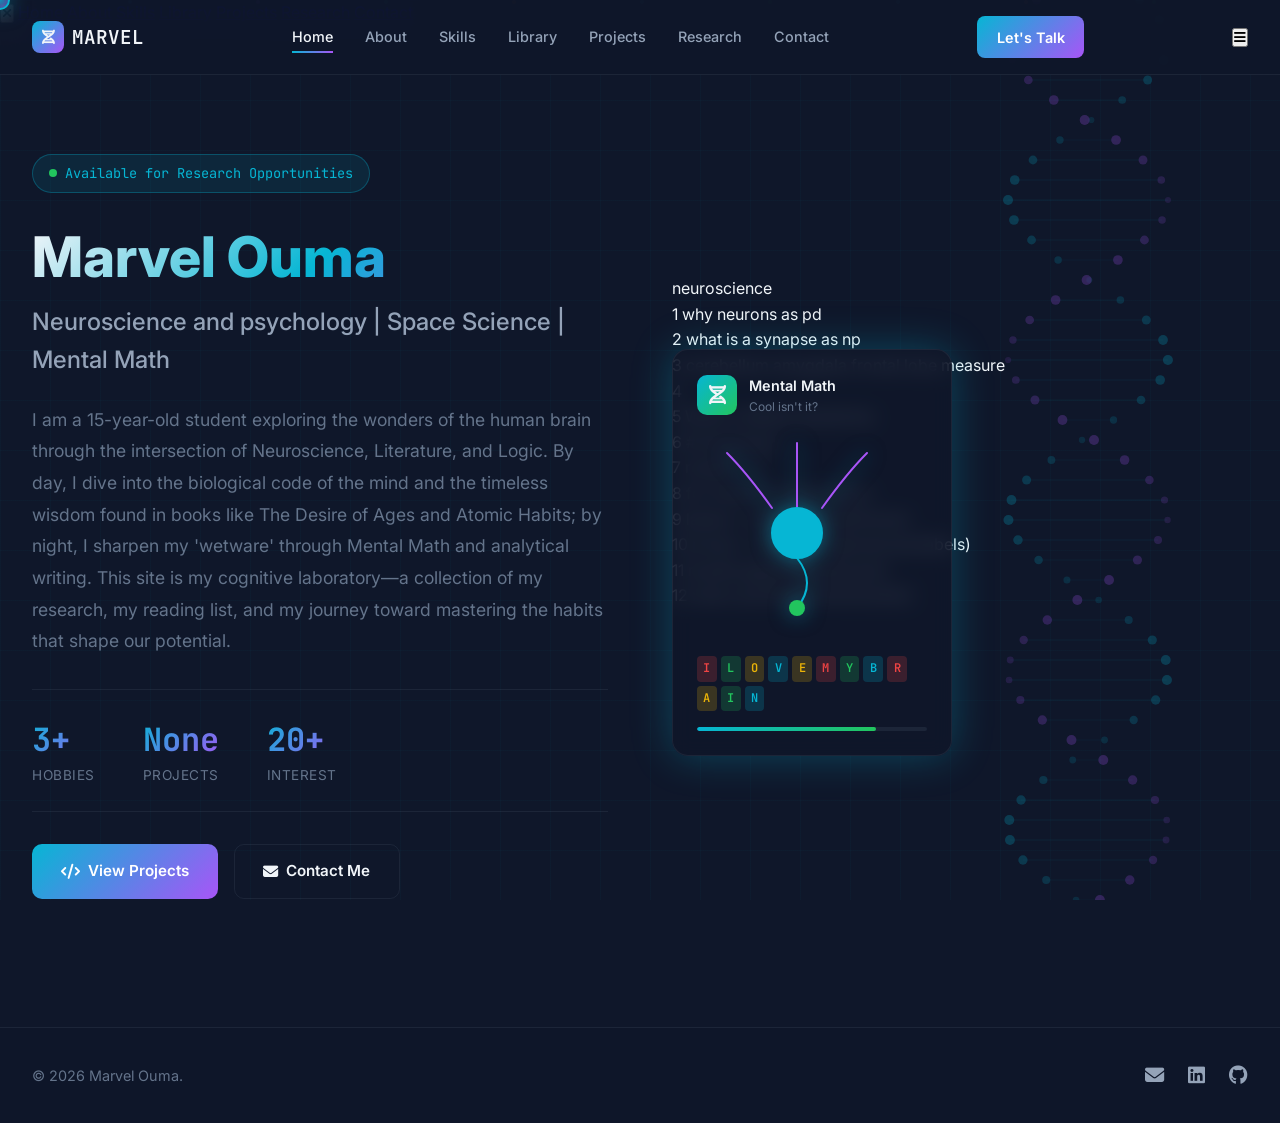
<file: index.html>
<!DOCTYPE html>
<html lang="en">
<head>
    <meta charset="UTF-8">
    <meta name="viewport" content="width=device-width, initial-scale=1.0">
    <title>Marvel Ouma | Avid Reader Neuroscience and Space science</title>
    <link href="https://cdnjs.cloudflare.com/ajax/libs/font-awesome/6.4.0/css/all.min.css" rel="stylesheet">
    <link href="https://fonts.googleapis.com/css2?family=JetBrains+Mono:wght@400;500;600;700&family=Inter:wght@300;400;500;600;700;800&display=swap" rel="stylesheet">
    <link href="styles.css" rel="stylesheet">
</head>
<body>
    <!-- Background Elements -->
    <div class="bg-grid"></div>
    <canvas id="dna-canvas"></canvas>
    <div class="particles">
        <div class="particle" style="left: 10%; animation-delay: 0s;"></div>
        <div class="particle" style="left: 20%; animation-delay: -3s;"></div>
        <div class="particle" style="left: 30%; animation-delay: -6s;"></div>
        <div class="particle" style="left: 40%; animation-delay: -9s;"></div>
        <div class="particle" style="left: 50%; animation-delay: -12s;"></div>
        <div class="particle" style="left: 60%; animation-delay: -15s;"></div>
        <div class="particle" style="left: 70%; animation-delay: -2s;"></div>
        <div class="particle" style="left: 80%; animation-delay: -7s;"></div>
        <div class="particle" style="left: 90%; animation-delay: -11s;"></div>
    </div>

    <!-- Navigation -->
    <nav id="navbar">
        <div class="nav-container">
            <a href="index.html" class="logo">
                <div class="logo-icon"><i class="fas fa-dna"></i></div>
                <span>MARVEL </span>
            </a>
            <ul class="nav-links">
                <li><a href="index.html" class="active">Home</a></li>
                <li><a href="about.html">About</a></li>
                <li><a href="skills.html">Skills</a></li>
                <li><a href="experience.html">Library</a></li>
                <li><a href="projects.html">Projects</a></li>
                <li><a href="research.html">Research</a></li>
                <li><a href="contact.html">Contact</a></li>
            </ul>
            <a href="contact.html" class="nav-cta">Let's Talk</a>
            <button class="mobile-menu-btn" id="mobile-menu-btn">
                <i class="fas fa-bars"></i>
            </button>
        </div>
    </nav>

    <!-- Mobile Menu -->
    <div class="mobile-menu" id="mobile-menu">
        <button class="mobile-menu-close" id="mobile-menu-close">
            <i class="fas fa-times"></i>
        </button>
        <a href="index.html">Home</a>
        <a href="about.html">About</a>
        <a href="skills.html">Skills</a>
        <a href="experience.html">Library</a>
        <a href="projects.html">Projects</a>
        <a href="research.html">Research</a>
        <a href="contact.html">Contact</a>
    </div>

    <!-- Hero Section -->
    <section id="home" class="hero">
        <div class="hero-container">
            <div class="hero-content">
                <div class="hero-badge">
                    <span class="pulse"></span>
                    Available for Research Opportunities
                </div>
                <h1>Marvel Ouma</h1>
                <p class="hero-subtitle">Neuroscience and psychology | Space Science | Mental Math</p>
                <p class="hero-description">
               I am a 15-year-old student exploring the wonders of the human brain through the intersection of Neuroscience,
                    Literature, and Logic. By day, I dive into the biological code of the mind and the timeless wisdom found
                    in books like The Desire of Ages and Atomic Habits; by night, I sharpen my 'wetware' through Mental Math and
                    analytical writing. This site is my cognitive laboratory—a collection of my research,
                    my reading list, and my journey toward mastering the habits that shape our potential.
                </p>
                <div class="hero-stats">
                    <div class="stat">
                        <div class="stat-value">3+</div>
                        <div class="stat-label">Hobbies</div>
                    </div>
                    <div class="stat">
                        <div class="stat-value">None</div>
                        <div class="stat-label">Projects</div>
                    </div>
                    <div class="stat">
                        <div class="stat-value">20+</div>
                        <div class="stat-label">Interest</div>
                    </div>
                </div>
                <div class="hero-buttons">
                    <a href="projects.html" class="btn btn-primary">
                        <i class="fas fa-code"></i> View Projects
                    </a>
                    <a href="contact.html" class="btn btn-secondary">
                        <i class="fas fa-envelope"></i> Contact Me
                    </a>
                </div>
            </div>
            <div class="hero-visual">
                <div class="code-window">
                    <div class="code-header">
                        <span class="code-dot red"></span>
                        <span class="code-dot yellow"></span>
                        <span class="code-dot green"></span>
                        <span class="code-title">neuroscience</span>
                    </div>
                    <div class="code-content">
                        <div class="code-line">
                            <span class="line-number">1</span>
                            <span><span class="code-keyword">why</span> <span class="code-function">neurons</span> <span class="code-keyword">as</span> pd</span>
                        </div>
                        <div class="code-line">
                            <span class="line-number">2</span>
                            <span><span class="code-keyword">what is a</span> <span class="code-function">synapse </span> <span class="code-keyword">as</span> np</span>
                        </div>
                        <div class="code-line">
                            <span class="line-number">3</span>
                            <span><span class="code-keyword">cerebellum </span> amygdala <span class="code-keyword">frontal lobe</span> measure</span>
                        </div>
                        <div class="code-line">
                            <span class="line-number">4</span>
                            <span></span>
                        </div>
                        <div class="code-line">
                            <span class="line-number">5</span>
                            <span><span class="code-keyword">What is </span> <span class="code-function">IQ</span>Neuroplasticity:</span>
                        </div>
                        <div class="code-line">
                            <span class="line-number">6</span>
                            <span>    <span class="code-comment"># Dopamine</span></span>
                        </div>
                        <div class="code-line">
                            <span class="line-number">7</span>
                            <span>    results = []</span>
                        </div>
                        <div class="code-line">
                            <span class="line-number">8</span>
                            <span>    <span class="code-keyword">for</span> frame <span class="code-keyword">in</span> image_stack:</span>
                        </div>
                        <div class="code-line">
                            <span class="line-number">9</span>
                            <span>        labels = measure.label(frame)</span>
                        </div>
                        <div class="code-line">
                            <span class="line-number">10</span>
                            <span>        props = measure.regionprops(labels)</span>
                        </div>
                        <div class="code-line">
                            <span class="line-number">11</span>
                            <span>        results.append(<span class="code-function">len</span>(props))</span>
                        </div>
                        <div class="code-line">
                            <span class="line-number">12</span>
                            <span>    <span class="code-keyword">return</span> pd.DataFrame(results)<span class="typing-cursor">|</span></span>
                        </div>
                    </div>
                </div>
                <div class="dna-card">
                    <div class="dna-card-header">
                        <div class="dna-card-icon"><i class="fas fa-dna"></i></div>
                        <div>
                            <div class="dna-card-title">Mental Math</div>
                            <div class="dna-card-subtitle">Cool isn't it?</div>
                        </div>
                    </div>
                    <!-- Neuron Animation -->
<div class="neuron-animation-container">
    <svg class="neuron-svg" viewBox="0 0 200 200" width="200" height="200">
        <!-- Soma (cell body) -->
        <circle class="soma" cx="100" cy="100" r="25" />
        
        <!-- Axon -->
        <path class="axon" d="M 100 125 Q 120 150, 100 175" stroke-linecap="round" />
        
        <!-- Axon terminal -->
        <circle class="axon-terminal" cx="100" cy="175" r="8" />
        
        <!-- Dendrites -->
        <path class="dendrite dendrite-1" d="M 75 75 Q 50 40, 30 20" stroke-linecap="round" />
        <path class="dendrite dendrite-2" d="M 100 75 Q 100 40, 100 10" stroke-linecap="round" />
        <path class="dendrite dendrite-3" d="M 125 75 Q 150 40, 170 20" stroke-linecap="round" />
        
        <!-- Firing effects -->
        <circle class="firing-pulse" cx="100" cy="100" r="25" />
    </svg>
</div>
                    <div class="dna-sequence">
                        <span class="base base-a">I</span>
                        <span class="base base-t">L</span>
                        <span class="base base-g">O</span>
                        <span class="base base-c">V</span>
                        <span class="base base-g">E</span>
                        <span class="base base-a">M</span>
                        <span class="base base-t">Y</span>
                        <span class="base base-c">B</span>
                        <span class="base base-a">R</span>
                        <span class="base base-g">A</span>
                        <span class="base base-t">I</span>
                        <span class="base base-c">N</span>
                    </div>
                    <div class="dna-bar">
                        <div class="dna-bar-fill"></div>
                    </div>
                </div>
            </div>
        </div>
    </section>

    <!-- Footer -->
    <footer>
        <div class="footer-content">
            <p class="footer-text">&copy; 2026 Marvel Ouma.</p>
            <div class="footer-social">
                <a href="mailto:marvelprouma@icloud.com" title="Email">
                    <i class="fas fa-envelope"></i>
                </a>
                <a href="https://linkedin.com/in/marvel-ouma-825b25291" target="_blank" title="LinkedIn">
                    <i class="fab fa-linkedin"></i>
                </a>
                <a href="https://github.com/MarvelPrOuma-byte" target="_blank" title="GitHub">
                    <i class="fab fa-github"></i>
                </a>
            </div>
        </div>
    </footer>

    <script src="main.js"></script>
</body>
</html>
</file>
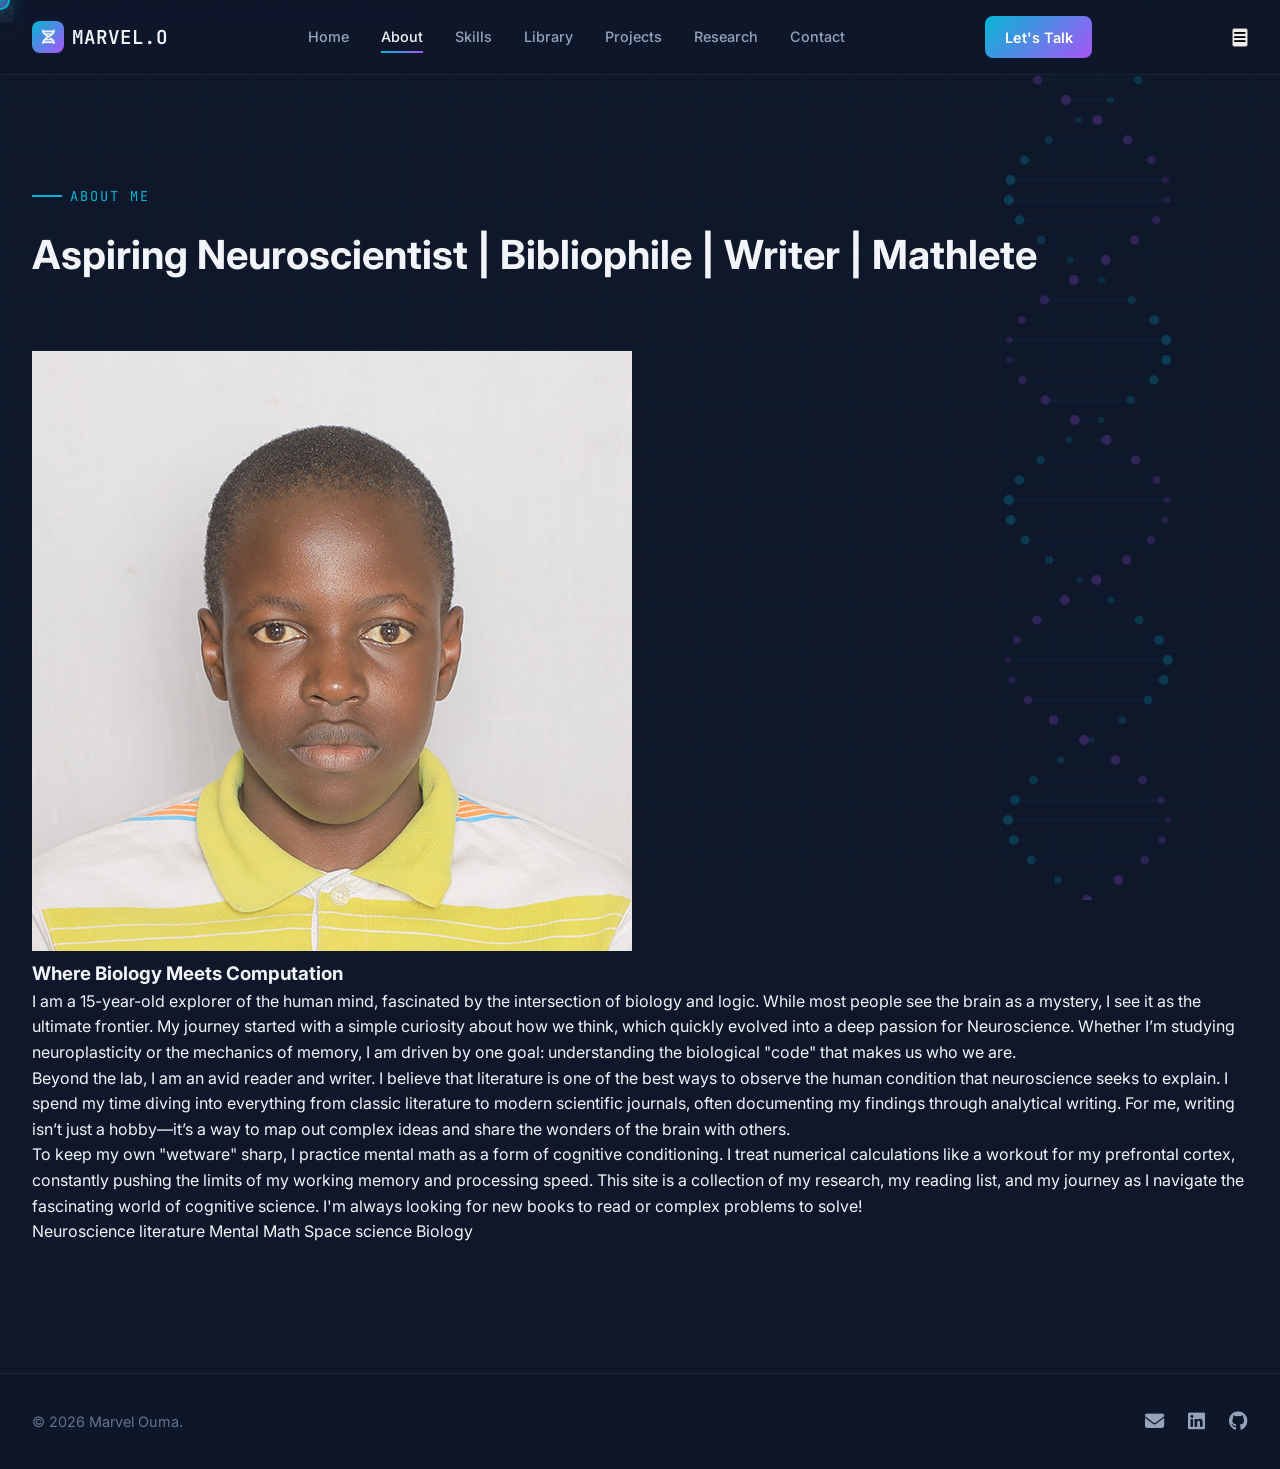
<file: about.html>
<!DOCTYPE html>
<html lang="en">
<head>
    <meta charset="UTF-8">
    <meta name="viewport" content="width=device-width, initial-scale=1.0">
    <title>About | Marvel Ouma</title>
    <link href="https://cdnjs.cloudflare.com/ajax/libs/font-awesome/6.4.0/css/all.min.css" rel="stylesheet">
    <link href="https://fonts.googleapis.com/css2?family=JetBrains+Mono:wght@400;500;600;700&family=Inter:wght@300;400;500;600;700;800&display=swap" rel="stylesheet">
    <link href="styles.css" rel="stylesheet">
</head>
<body>
    <!-- Background Elements -->
    <div class="bg-grid"></div>
    <canvas id="dna-canvas"></canvas>
    <div class="particles">
        <div class="particle" style="left: 10%; animation-delay: 0s;"></div>
        <div class="particle" style="left: 20%; animation-delay: -3s;"></div>
        <div class="particle" style="left: 30%; animation-delay: -6s;"></div>
        <div class="particle" style="left: 40%; animation-delay: -9s;"></div>
        <div class="particle" style="left: 50%; animation-delay: -12s;"></div>
        <div class="particle" style="left: 60%; animation-delay: -15s;"></div>
        <div class="particle" style="left: 70%; animation-delay: -2s;"></div>
        <div class="particle" style="left: 80%; animation-delay: -7s;"></div>
        <div class="particle" style="left: 90%; animation-delay: -11s;"></div>
    </div>

    <!-- Navigation -->
    <nav id="navbar">
        <div class="nav-container">
            <a href="index.html" class="logo">
                <div class="logo-icon"><i class="fas fa-dna"></i></div>
                <span>MARVEL.O</span>
            </a>
            <ul class="nav-links">
                <li><a href="index.html">Home</a></li>
                <li><a href="about.html" class="active">About</a></li>
                <li><a href="skills.html">Skills</a></li>
                <li><a href="experience.html">Library</a></li>
                <li><a href="projects.html">Projects</a></li>
                <li><a href="research.html">Research</a></li>
                <li><a href="contact.html">Contact</a></li>
            </ul>
            <a href="contact.html" class="nav-cta">Let's Talk</a>
            <button class="mobile-menu-btn" id="mobile-menu-btn">
                <i class="fas fa-bars"></i>
            </button>
        </div>
    </nav>

    <!-- Mobile Menu -->
    <div class="mobile-menu" id="mobile-menu">
        <button class="mobile-menu-close" id="mobile-menu-close">
            <i class="fas fa-times"></i>
        </button>
        <a href="index.html">Home</a>
        <a href="about.html">About</a>
        <a href="skills.html">Skills</a>
        <a href="experience.html">Library</a>
        <a href="projects.html">Projects</a>
        <a href="research.html">Research</a>
        <a href="contact.html">Contact</a>
    </div>

    <!-- About Section -->
    <section class="page-header section">
        <div class="section-container">
            <div class="section-header">
                <div class="section-label">About Me</div>
                <h2 class="section-title">Aspiring Neuroscientist | Bibliophile | Writer | Mathlete</h2>
            </div>
            <div class="about-grid">
                <div class="about-image-container fade-in">
                    <div class="about-image-decoration"></div>
                    <img src="profile.jpg" alt="Lesther Ouma" class="about-image">
                </div>
                <div class="about-content fade-in">
                    <h3>Where Biology Meets Computation</h3>
                    <p>
                        I am a 15-year-old explorer of the human mind, fascinated by the intersection of biology and logic.
                        While most people see the brain as a mystery, I see it as the ultimate frontier. 
                        My journey started with a simple curiosity about how we think, which quickly evolved into a
                        deep passion for Neuroscience. Whether I’m studying neuroplasticity or the mechanics of memory,
                        I am driven by one goal: understanding the biological "code" that makes us who we are.
                        
            
                    </p>
                    <p>
                       Beyond the lab, I am an avid reader and writer. I believe that literature is one of the best ways to
                        observe the human condition that neuroscience seeks to explain. I spend my time diving into everything
                        from classic literature to modern scientific journals, often documenting my findings through analytical
                        writing. For me, writing isn’t just a hobby—it’s a way to map out complex ideas and share the wonders
                        of the brain with others.
                    </p>
                    <p>
                       To keep my own "wetware" sharp, I practice mental math as a form of cognitive conditioning. 
                        I treat numerical calculations like a workout for my prefrontal cortex, constantly pushing 
                        the limits of my working memory and processing speed. This site is a collection of my research,
                        my reading list, and my journey as I navigate the fascinating world of cognitive science.
                        I'm always looking for new books to read or complex problems to solve!
                    </p>
                    <div class="about-tags">
                        <span class="about-tag">Neuroscience</span>
                        <span class="about-tag">literature</span>
                        <span class="about-tag">Mental Math</span>
                        <span class="about-tag">Space science</span>
                        <span class="about-tag">Biology</span>
                    </div>
                </div>
            </div>
        </div>
    </section>

    <!-- Footer -->
    <footer>
        <div class="footer-content">
            <p class="footer-text">&copy; 2026 Marvel Ouma.</p>
            <div class="footer-social">
                <a href="mailto:marvelprouma@icloud.com" title="Email">
                    <i class="fas fa-envelope"></i>
                </a>
                <a href="https://linkedin.com/in/marvel-ouma-825b25291" target="_blank" title="LinkedIn">
                    <i class="fab fa-linkedin"></i>
                </a>
                <a href="https://github.com/MarvelPrOuma-byte" target="_blank" title="GitHub">
                    <i class="fab fa-github"></i>
                </a>
            </div>
        </div>
    </footer>

    <script src="main.js"></script>
</body>
</html>
</file>
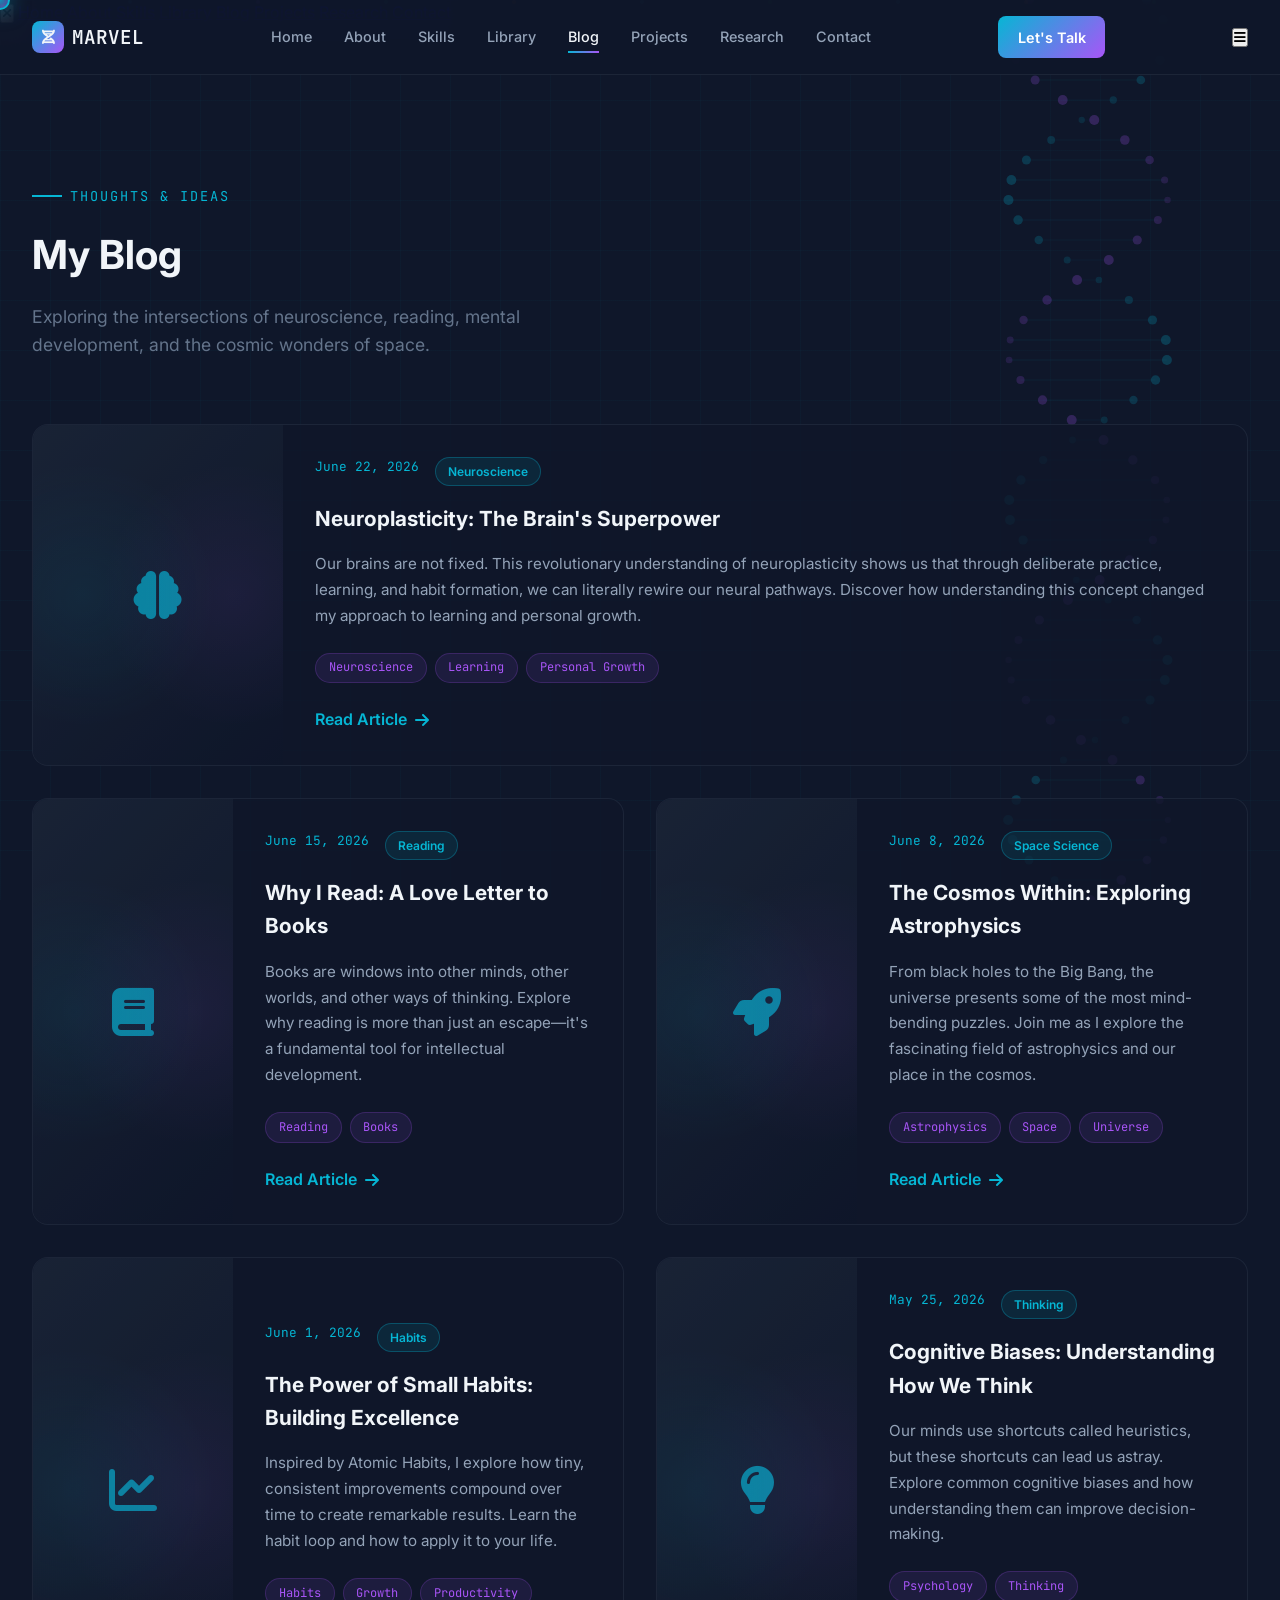
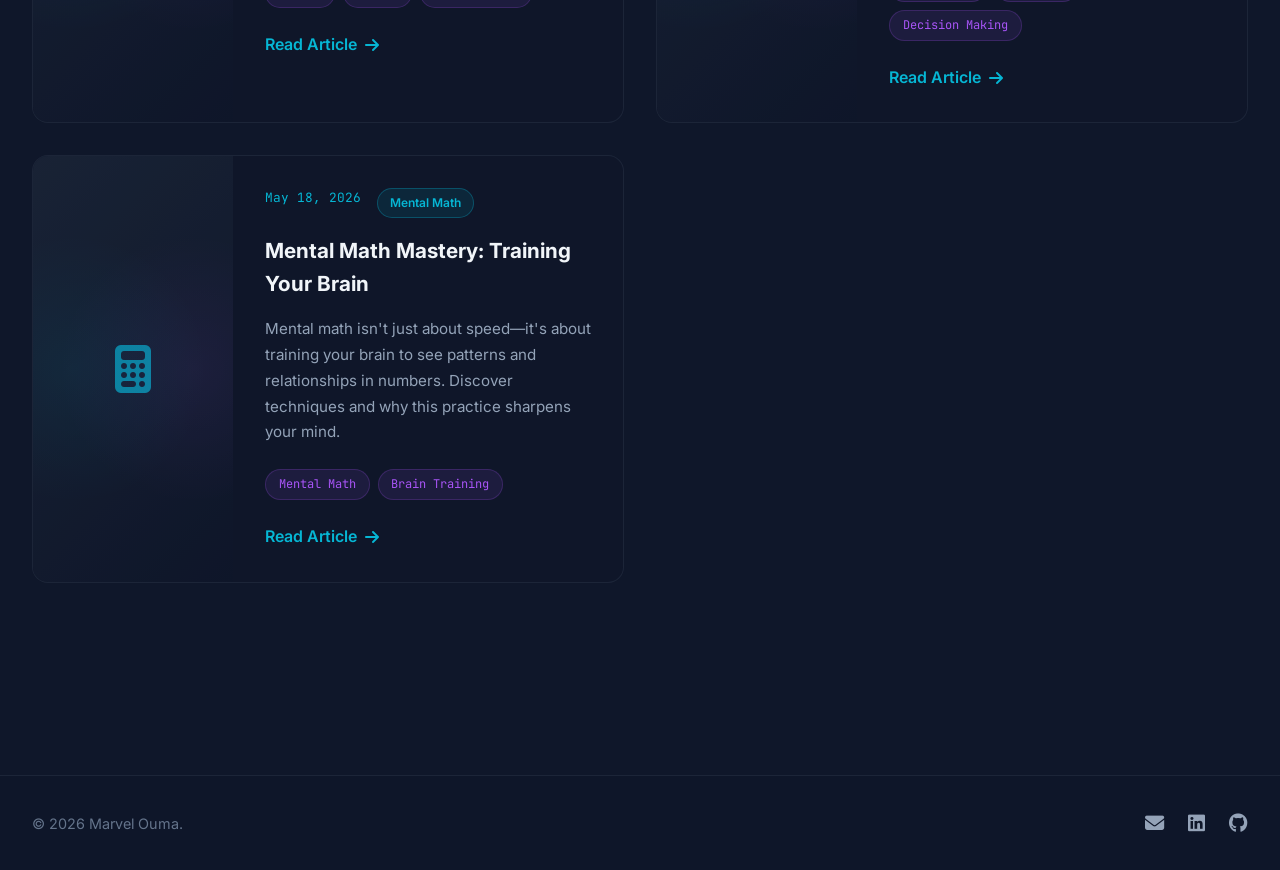
<file: blog.html>
<!DOCTYPE html>
<html lang="en">
<head>
    <meta charset="UTF-8">
    <meta name="viewport" content="width=device-width, initial-scale=1.0">
    <title>Blog | Marvel Ouma</title>
    <link href="https://cdnjs.cloudflare.com/ajax/libs/font-awesome/6.4.0/css/all.min.css" rel="stylesheet">
    <link href="https://fonts.googleapis.com/css2?family=JetBrains+Mono:wght@400;500;600;700&family=Inter:wght@300;400;500;600;700;800&display=swap" rel="stylesheet">
    <link href="styles.css" rel="stylesheet">
</head>
<body>
    <!-- Background Elements -->
    <div class="bg-grid"></div>
    <canvas id="dna-canvas"></canvas>
    <div class="particles">
        <div class="particle" style="left: 10%; animation-delay: 0s;"></div>
        <div class="particle" style="left: 20%; animation-delay: -3s;"></div>
        <div class="particle" style="left: 30%; animation-delay: -6s;"></div>
        <div class="particle" style="left: 40%; animation-delay: -9s;"></div>
        <div class="particle" style="left: 50%; animation-delay: -12s;"></div>
        <div class="particle" style="left: 60%; animation-delay: -15s;"></div>
        <div class="particle" style="left: 70%; animation-delay: -2s;"></div>
        <div class="particle" style="left: 80%; animation-delay: -7s;"></div>
        <div class="particle" style="left: 90%; animation-delay: -11s;"></div>
    </div>

    <!-- Navigation -->
    <nav id="navbar">
        <div class="nav-container">
            <a href="index.html" class="logo">
                <div class="logo-icon"><i class="fas fa-dna"></i></div>
                <span>MARVEL </span>
            </a>
            <ul class="nav-links">
                <li><a href="index.html">Home</a></li>
                <li><a href="about.html">About</a></li>
                <li><a href="skills.html">Skills</a></li>
                <li><a href="library.html">Library</a></li>
                <li><a href="blog.html" class="active">Blog</a></li>
                <li><a href="projects.html">Projects</a></li>
                <li><a href="research.html">Research</a></li>
                <li><a href="contact.html">Contact</a></li>
            </ul>
            <a href="contact.html" class="nav-cta">Let's Talk</a>
            <button class="mobile-menu-btn" id="mobile-menu-btn">
                <i class="fas fa-bars"></i>
            </button>
        </div>
    </nav>

    <!-- Mobile Menu -->
    <div class="mobile-menu" id="mobile-menu">
        <button class="mobile-menu-close" id="mobile-menu-close">
            <i class="fas fa-times"></i>
        </button>
        <a href="index.html">Home</a>
        <a href="about.html">About</a>
        <a href="skills.html">Skills</a>
        <a href="library.html">Library</a>
        <a href="blog.html">Blog</a>
        <a href="projects.html">Projects</a>
        <a href="research.html">Research</a>
        <a href="contact.html">Contact</a>
    </div>

    <!-- Blog Section -->
    <section class="page-header section">
        <div class="section-container">
            <div class="section-header">
                <div class="section-label">Thoughts & Ideas</div>
                <h2 class="section-title">My Blog</h2>
                <p class="section-subtitle">
                    Exploring the intersections of neuroscience, reading, mental development, and the cosmic wonders of space.
                </p>
            </div>

            <!-- Blog Grid -->
            <div class="blog-grid">
                <!-- Featured Post -->
                <article class="blog-card featured fade-in">
                    <div class="blog-image">
                        <i class="fas fa-brain"></i>
                    </div>
                    <div class="blog-content">
                        <div class="blog-meta">
                            <span class="blog-date">June 22, 2026</span>
                            <span class="blog-category">Neuroscience</span>
                        </div>
                        <h3>Neuroplasticity: The Brain's Superpower</h3>
                        <p class="blog-excerpt">
                            Our brains are not fixed. This revolutionary understanding of neuroplasticity shows us that through deliberate practice, learning, and habit formation, we can literally rewire our neural pathways. Discover how understanding this concept changed my approach to learning and personal growth.
                        </p>
                        <div class="blog-tags">
                            <span class="tag">Neuroscience</span>
                            <span class="tag">Learning</span>
                            <span class="tag">Personal Growth</span>
                        </div>
                        <a href="#" class="read-more">Read Article <i class="fas fa-arrow-right"></i></a>
                    </div>
                </article>

                <!-- Regular Posts -->
                <article class="blog-card fade-in">
                    <div class="blog-image">
                        <i class="fas fa-book"></i>
                    </div>
                    <div class="blog-content">
                        <div class="blog-meta">
                            <span class="blog-date">June 15, 2026</span>
                            <span class="blog-category">Reading</span>
                        </div>
                        <h3>Why I Read: A Love Letter to Books</h3>
                        <p class="blog-excerpt">
                            Books are windows into other minds, other worlds, and other ways of thinking. Explore why reading is more than just an escape—it's a fundamental tool for intellectual development.
                        </p>
                        <div class="blog-tags">
                            <span class="tag">Reading</span>
                            <span class="tag">Books</span>
                        </div>
                        <a href="#" class="read-more">Read Article <i class="fas fa-arrow-right"></i></a>
                    </div>
                </article>

                <article class="blog-card fade-in">
                    <div class="blog-image">
                        <i class="fas fa-rocket"></i>
                    </div>
                    <div class="blog-content">
                        <div class="blog-meta">
                            <span class="blog-date">June 8, 2026</span>
                            <span class="blog-category">Space Science</span>
                        </div>
                        <h3>The Cosmos Within: Exploring Astrophysics</h3>
                        <p class="blog-excerpt">
                            From black holes to the Big Bang, the universe presents some of the most mind-bending puzzles. Join me as I explore the fascinating field of astrophysics and our place in the cosmos.
                        </p>
                        <div class="blog-tags">
                            <span class="tag">Astrophysics</span>
                            <span class="tag">Space</span>
                            <span class="tag">Universe</span>
                        </div>
                        <a href="#" class="read-more">Read Article <i class="fas fa-arrow-right"></i></a>
                    </div>
                </article>

                <article class="blog-card fade-in">
                    <div class="blog-image">
                        <i class="fas fa-chart-line"></i>
                    </div>
                    <div class="blog-content">
                        <div class="blog-meta">
                            <span class="blog-date">June 1, 2026</span>
                            <span class="blog-category">Habits</span>
                        </div>
                        <h3>The Power of Small Habits: Building Excellence</h3>
                        <p class="blog-excerpt">
                            Inspired by Atomic Habits, I explore how tiny, consistent improvements compound over time to create remarkable results. Learn the habit loop and how to apply it to your life.
                        </p>
                        <div class="blog-tags">
                            <span class="tag">Habits</span>
                            <span class="tag">Growth</span>
                            <span class="tag">Productivity</span>
                        </div>
                        <a href="#" class="read-more">Read Article <i class="fas fa-arrow-right"></i></a>
                    </div>
                </article>

                <article class="blog-card fade-in">
                    <div class="blog-image">
                        <i class="fas fa-lightbulb"></i>
                    </div>
                    <div class="blog-content">
                        <div class="blog-meta">
                            <span class="blog-date">May 25, 2026</span>
                            <span class="blog-category">Thinking</span>
                        </div>
                        <h3>Cognitive Biases: Understanding How We Think</h3>
                        <p class="blog-excerpt">
                            Our minds use shortcuts called heuristics, but these shortcuts can lead us astray. Explore common cognitive biases and how understanding them can improve decision-making.
                        </p>
                        <div class="blog-tags">
                            <span class="tag">Psychology</span>
                            <span class="tag">Thinking</span>
                            <span class="tag">Decision Making</span>
                        </div>
                        <a href="#" class="read-more">Read Article <i class="fas fa-arrow-right"></i></a>
                    </div>
                </article>

                <article class="blog-card fade-in">
                    <div class="blog-image">
                        <i class="fas fa-calculator"></i>
                    </div>
                    <div class="blog-content">
                        <div class="blog-meta">
                            <span class="blog-date">May 18, 2026</span>
                            <span class="blog-category">Mental Math</span>
                        </div>
                        <h3>Mental Math Mastery: Training Your Brain</h3>
                        <p class="blog-excerpt">
                            Mental math isn't just about speed—it's about training your brain to see patterns and relationships in numbers. Discover techniques and why this practice sharpens your mind.
                        </p>
                        <div class="blog-tags">
                            <span class="tag">Mental Math</span>
                            <span class="tag">Brain Training</span>
                        </div>
                        <a href="#" class="read-more">Read Article <i class="fas fa-arrow-right"></i></a>
                    </div>
                </article>
            </div>
        </div>
    </section>

    <!-- Footer -->
    <footer>
        <div class="footer-content">
            <p class="footer-text">&copy; 2026 Marvel Ouma.</p>
            <div class="footer-social">
                <a href="mailto:marvelprouma@icloud.com" title="Email">
                    <i class="fas fa-envelope"></i>
                </a>
                <a href="https://linkedin.com/in/marvel-ouma-825b25291" target="_blank" title="LinkedIn">
                    <i class="fab fa-linkedin"></i>
                </a>
                <a href="https://github.com/MarvelPrOuma-byte" target="_blank" title="GitHub">
                    <i class="fab fa-github"></i>
                </a>
            </div>
        </div>
    </footer>

    <script src="main.js"></script>
</body>
</html>
</file>
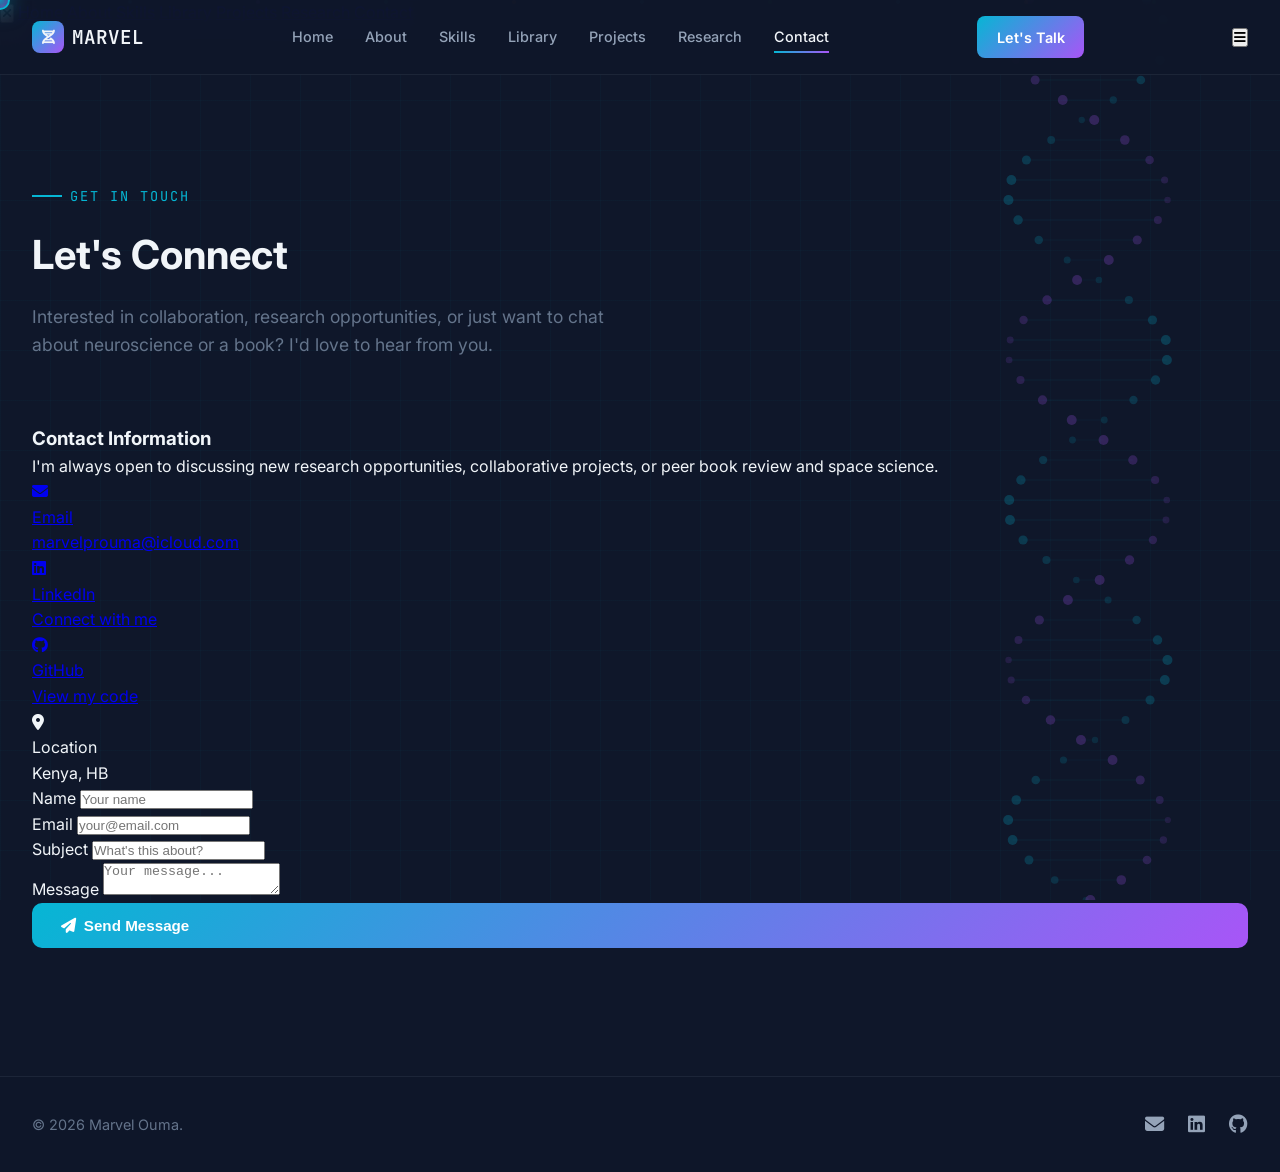
<file: contact.html>
<!DOCTYPE html>
<html lang="en">
<head>
    <meta charset="UTF-8">
    <meta name="viewport" content="width=device-width, initial-scale=1.0">
    <title>Contact | Marvel Ouma</title>
    <link href="https://cdnjs.cloudflare.com/ajax/libs/font-awesome/6.4.0/css/all.min.css" rel="stylesheet">
    <link href="https://fonts.googleapis.com/css2?family=JetBrains+Mono:wght@400;500;600;700&family=Inter:wght@300;400;500;600;700;800&display=swap" rel="stylesheet">
    <link href="styles.css" rel="stylesheet">
</head>
<body>
    <!-- Background Elements -->
    <div class="bg-grid"></div>
    <canvas id="dna-canvas"></canvas>
    <div class="particles">
        <div class="particle" style="left: 10%; animation-delay: 0s;"></div>
        <div class="particle" style="left: 20%; animation-delay: -3s;"></div>
        <div class="particle" style="left: 30%; animation-delay: -6s;"></div>
        <div class="particle" style="left: 40%; animation-delay: -9s;"></div>
        <div class="particle" style="left: 50%; animation-delay: -12s;"></div>
        <div class="particle" style="left: 60%; animation-delay: -15s;"></div>
        <div class="particle" style="left: 70%; animation-delay: -2s;"></div>
        <div class="particle" style="left: 80%; animation-delay: -7s;"></div>
        <div class="particle" style="left: 90%; animation-delay: -11s;"></div>
    </div>

    <!-- Navigation -->
    <nav id="navbar">
        <div class="nav-container">
            <a href="index.html" class="logo">
                <div class="logo-icon"><i class="fas fa-dna"></i></div>
                <span>MARVEL </span>
            </a>
            <ul class="nav-links">
                <li><a href="index.html">Home</a></li>
                <li><a href="about.html">About</a></li>
                <li><a href="skills.html">Skills</a></li>
                <li><a href="experience.html">Library</a></li>
                <li><a href="projects.html">Projects</a></li>
                <li><a href="research.html">Research</a></li>
                <li><a href="contact.html" class="active">Contact</a></li>
            </ul>
            <a href="contact.html" class="nav-cta">Let's Talk</a>
            <button class="mobile-menu-btn" id="mobile-menu-btn">
                <i class="fas fa-bars"></i>
            </button>
        </div>
    </nav>

    <!-- Mobile Menu -->
    <div class="mobile-menu" id="mobile-menu">
        <button class="mobile-menu-close" id="mobile-menu-close">
            <i class="fas fa-times"></i>
        </button>
        <a href="index.html">Home</a>
        <a href="about.html">About</a>
        <a href="skills.html">Skills</a>
        <a href="experience.html">Library</a>
        <a href="projects.html">Projects</a>
        <a href="research.html">Research</a>
        <a href="contact.html">Contact</a>
    </div>

    <!-- Contact Section -->
    <section class="page-header section">
        <div class="section-container">
            <div class="section-header">
                <div class="section-label">Get In Touch</div>
                <h2 class="section-title">Let's Connect</h2>
                <p class="section-subtitle">
                    Interested in collaboration, research opportunities, or just want to chat about
                    neuroscience or a book? I'd love to hear from you.
                </p>
            </div>
            <div class="contact-grid">
                <div class="contact-info fade-in">
                    <h3>Contact Information</h3>
                    <p>
                        I'm always open to discussing new research opportunities,
                        collaborative projects, or peer book review and space science.
                    </p>
                    <div class="contact-links">
                        <a href="mailto:marvelprouma@icloud.com" class="contact-link">
                            <i class="fas fa-envelope"></i>
                            <div>
                                <div>Email</div>
                                <span>marvelprouma@icloud.com</span>
                            </div>
                        </a>
                        <a href="https://linkedin.com/in/marvel-ouma-825b25291" class="contact-link" target="_blank">
                            <i class="fab fa-linkedin"></i>
                            <div>
                                <div>LinkedIn</div>
                                <span>Connect with me</span>
                            </div>
                        </a>
                        <a href="https://github.com/MarvelPrOuma-byte" class="contact-link" target="_blank">
                            <i class="fab fa-github"></i>
                            <div>
                                <div>GitHub</div>
                                <span>View my code</span>
                            </div>
                        </a>
                        <div class="contact-link">
                            <i class="fas fa-map-marker-alt"></i>
                            <div>
                                <div>Location</div>
                                <span>Kenya, HB</span>
                            </div>
                        </div>
                    </div>
                </div>
                <div class="contact-form fade-in">
                    <form id="contact-form" action="https://formspree.io/f/mykpqley" method="POST">
                        <div class="form-row">
                            <div class="form-group">
                                <label for="name">Name</label>
                                <input type="text" id="name" name="name" placeholder="Your name" required>
                            </div>
                            <div class="form-group">
                                <label for="email">Email</label>
                                <input type="email" id="email" name="email" placeholder="your@email.com" required>
                            </div>
                        </div>
                        <div class="form-group">
                            <label for="subject">Subject</label>
                            <input type="text" id="subject" name="subject" placeholder="What's this about?">
                        </div>
                        <div class="form-group">
                            <label for="message">Message</label>
                            <textarea id="message" name="message" placeholder="Your message..." required></textarea>
                        </div>
                        <button type="submit" class="btn btn-primary" style="width: 100%;">
                            <i class="fas fa-paper-plane"></i> Send Message
                        </button>
                    </form>
                </div>
            </div>
        </div>
    </section>

    <!-- Footer -->
    <footer>
        <div class="footer-content">
            <p class="footer-text">&copy; 2026 Marvel Ouma.</p>
            <div class="footer-social">
                <a href="mailto:marvelprouma@icloud.com" title="Email">
                    <i class="fas fa-envelope"></i>
                </a>
                <a href="https://linkedin.com/in/marvel-ouma-825b25291" target="_blank" title="LinkedIn">
                    <i class="fab fa-linkedin"></i>
                </a>
                <a href="https://github.com/MarvelPrOuma-byte" target="_blank" title="GitHub">
                    <i class="fab fa-github"></i>
                </a>
            </div>
        </div>
    </footer>

    <script src="main.js"></script>
</body>
</html>
</file>
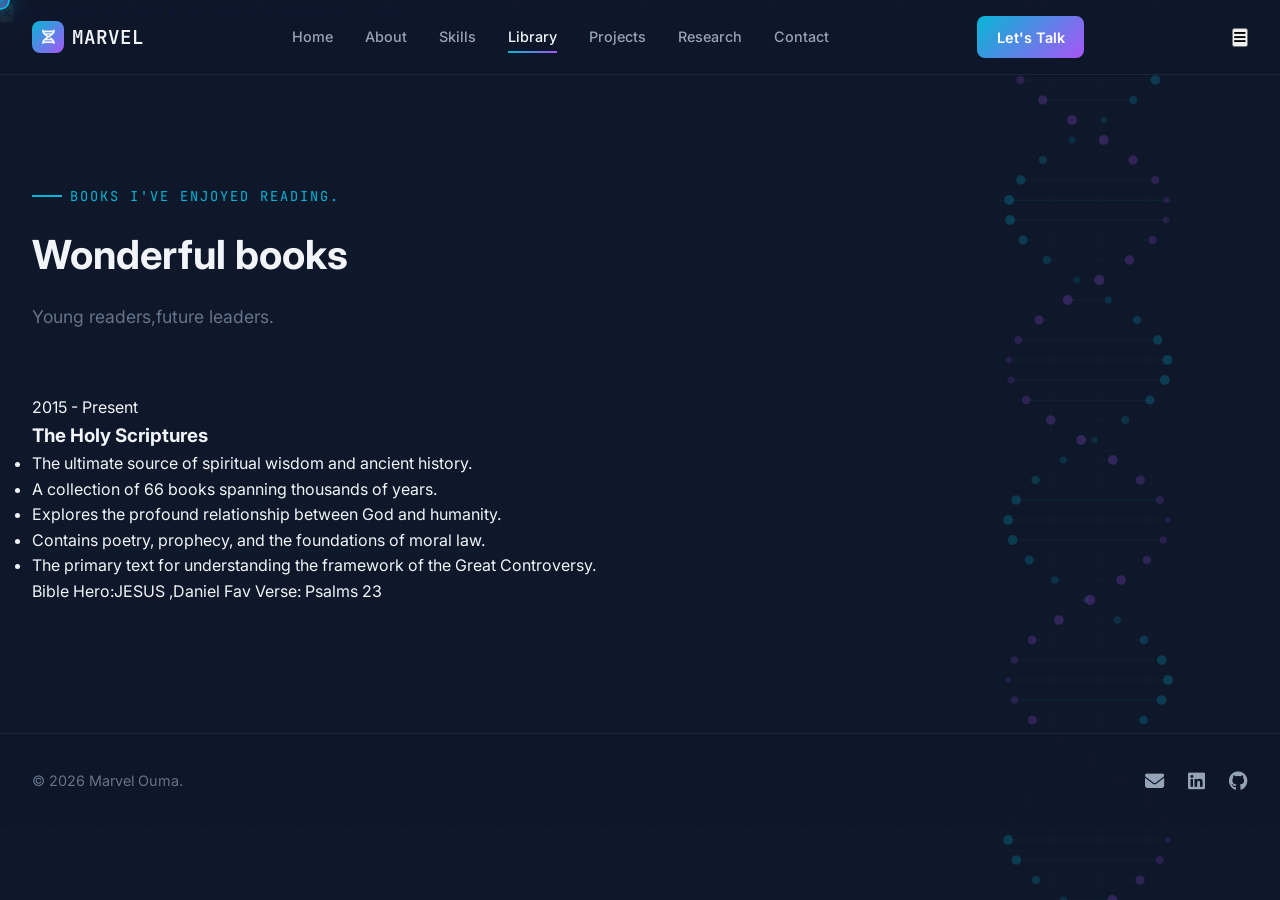
<file: experience.html>
<!DOCTYPE html>
<html lang="en">
<head>
    <meta charset="UTF-8">
    <meta name="viewport" content="width=device-width, initial-scale=1.0">
    <title>Library | Marvel Ouma</title>
    <link href="https://cdnjs.cloudflare.com/ajax/libs/font-awesome/6.4.0/css/all.min.css" rel="stylesheet">
    <link href="https://fonts.googleapis.com/css2?family=JetBrains+Mono:wght@400;500;600;700&family=Inter:wght@300;400;500;600;700;800&display=swap" rel="stylesheet">
    <link href="styles.css" rel="stylesheet">
</head>
<body>
    <!-- Background Elements -->
    <div class="bg-grid"></div>
    <canvas id="dna-canvas"></canvas>
    <div class="particles">
        <div class="particle" style="left: 10%; animation-delay: 0s;"></div>
        <div class="particle" style="left: 20%; animation-delay: -3s;"></div>
        <div class="particle" style="left: 30%; animation-delay: -6s;"></div>
        <div class="particle" style="left: 40%; animation-delay: -9s;"></div>
        <div class="particle" style="left: 50%; animation-delay: -12s;"></div>
        <div class="particle" style="left: 60%; animation-delay: -15s;"></div>
        <div class="particle" style="left: 70%; animation-delay: -2s;"></div>
        <div class="particle" style="left: 80%; animation-delay: -7s;"></div>
        <div class="particle" style="left: 90%; animation-delay: -11s;"></div>
    </div>

    <!-- Navigation -->
    <nav id="navbar">
        <div class="nav-container">
            <a href="index.html" class="logo">
                <div class="logo-icon"><i class="fas fa-dna"></i></div>
                <span>MARVEL </span>
            </a>
            <ul class="nav-links">
                <li><a href="index.html">Home</a></li>
                <li><a href="about.html">About</a></li>
                <li><a href="skills.html">Skills</a></li>
                <li><a href="experience.html" class="active">Library</a></li>
                <li><a href="projects.html">Projects</a></li>
                <li><a href="research.html">Research</a></li>
                <li><a href="contact.html">Contact</a></li>
            </ul>
            <a href="contact.html" class="nav-cta">Let's Talk</a>
            <button class="mobile-menu-btn" id="mobile-menu-btn">
                <i class="fas fa-bars"></i>
            </button>
        </div>
    </nav>

    <!-- Mobile Menu -->
    <div class="mobile-menu" id="mobile-menu">
        <button class="mobile-menu-close" id="mobile-menu-close">
            <i class="fas fa-times"></i>
        </button>
        <a href="index.html">Home</a>
        <a href="about.html">About</a>
        <a href="skills.html">Skills</a>
        <a href="experience.html">Library</a>
        <a href="projects.html">Projects</a>
        <a href="research.html">Research</a>
        <a href="contact.html">Contact</a>
    </div>

    <!-- Experience Section -->
    <section class="page-header section">
        <div class="section-container">
            <div class="section-header">
                <div class="section-label">Books I've enjoyed reading.</div>
                <h2 class="section-title">Wonderful books</h2>
                <p class="section-subtitle">
                   Young readers,future leaders.
                </p>
            </div>
            <div class="experience-grid">
                <div class="exp-card fade-in">
                    <div class="exp-meta">
                        <div class="exp-date">2015 - Present</div>
                    </div>
                    <div class="exp-content">
                        <h3>The Holy Scriptures</h3>
                        <div class="exp-description">
                            <ul>
                                <li>The ultimate source of spiritual wisdom and ancient history.</li>
                                   <li> A collection of 66 books spanning thousands of years.</li>
                                   <li> Explores the profound relationship between God and humanity.</li>
                                    <li>Contains poetry, prophecy, and the foundations of moral law.</li>
                                    <li>The primary text for understanding the framework of the Great Controversy.</li>
                                
                        
                            </ul>
                        </div>
                        <div class="exp-tech">
                            <span>Bible Hero:JESUS ,Daniel</span>
                            <span>Fav Verse: Psalms 23</span>
                        </div>
                    </div>
                </div>
    </section>

    <!-- Footer -->
    <footer>
        <div class="footer-content">
            <p class="footer-text">&copy; 2026 Marvel Ouma.</p>
            <div class="footer-social">
                <a href="mailto:marvelprouma@icloud.com" title="Email">
                    <i class="fas fa-envelope"></i>
                </a>
                <a href="https://linkedin.com/in/marvel-ouma-825b25291/" target="_blank" title="LinkedIn">
                    <i class="fab fa-linkedin"></i>
                </a>
                <a href="https://github.com/MarvelPrOuma-byte" target="_blank" title="GitHub">
                    <i class="fab fa-github"></i>
                </a>
            </div>
        </div>
    </footer>

    <script src="main.js"></script>
</body>
</html>
</file>
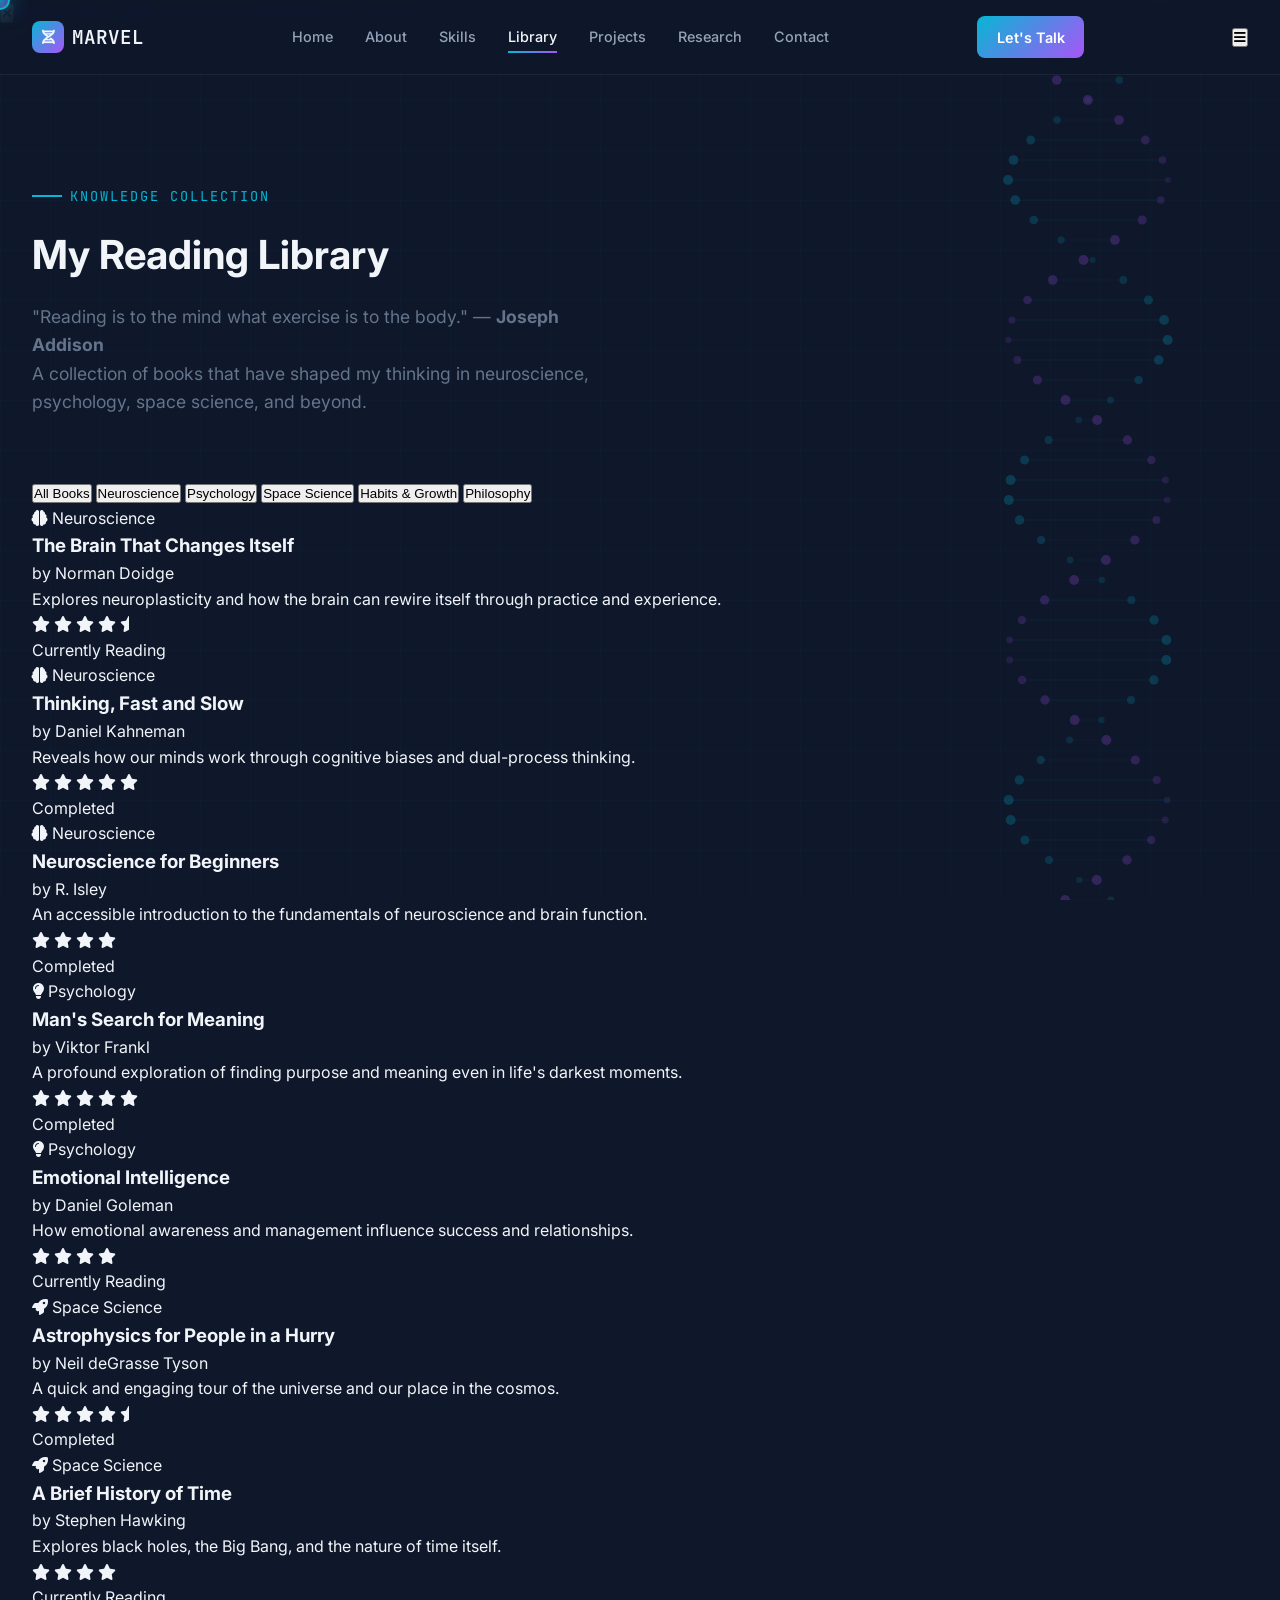
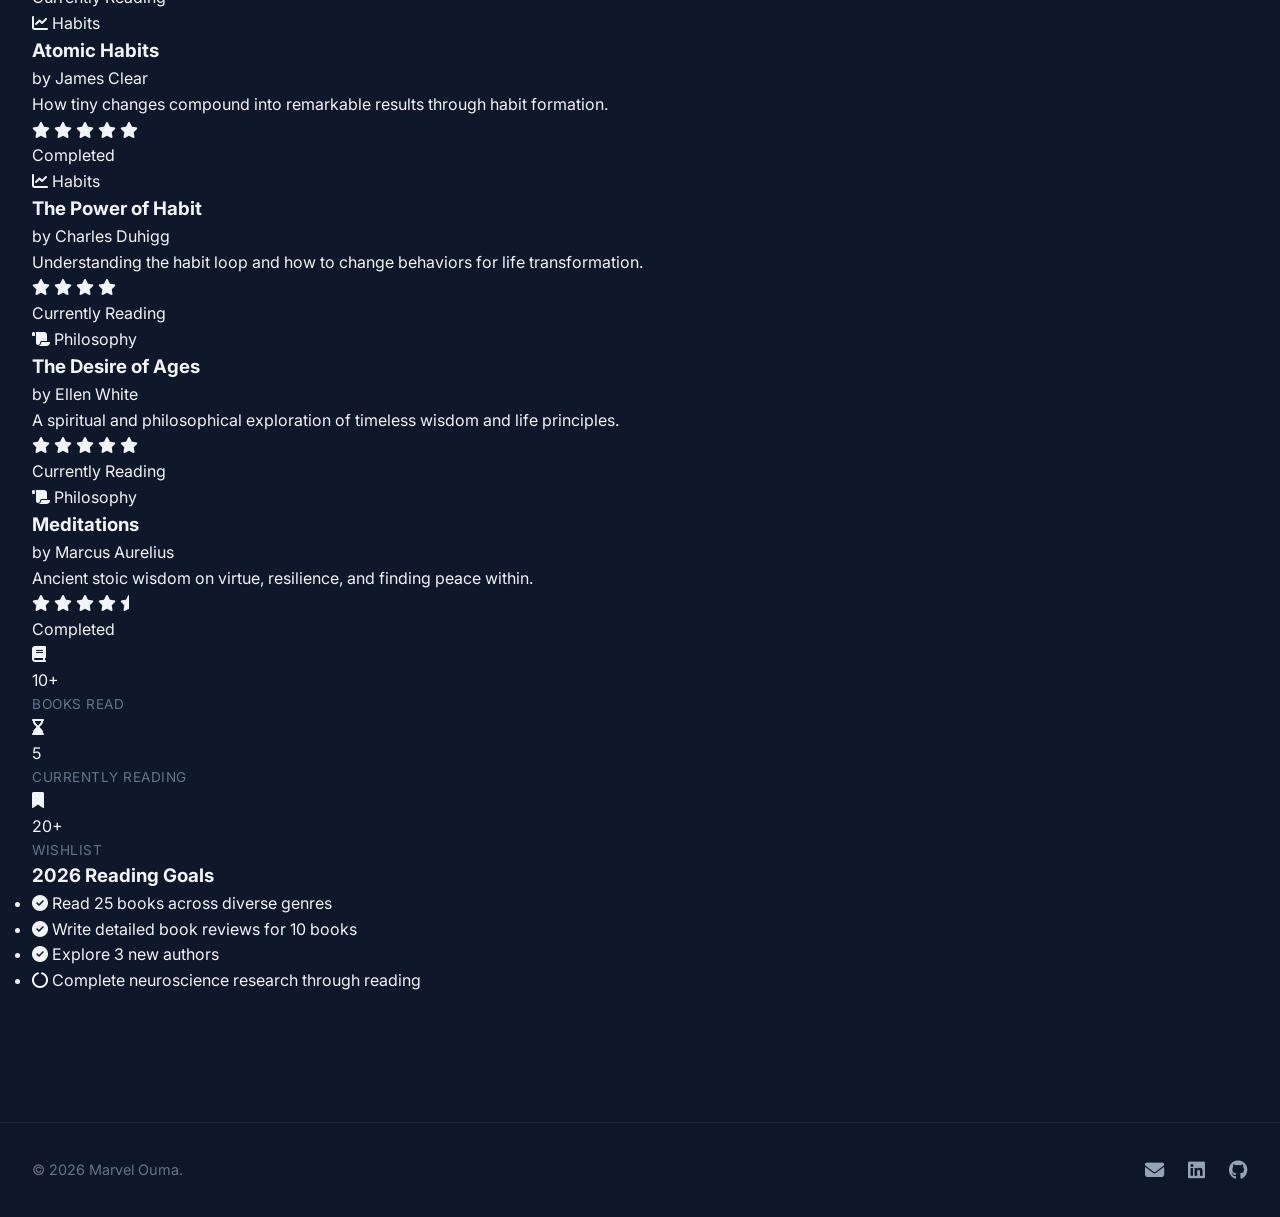
<file: library.html>
<!DOCTYPE html>
<html lang="en">
<head>
    <meta charset="UTF-8">
    <meta name="viewport" content="width=device-width, initial-scale=1.0">
    <title>Library | Marvel Ouma</title>
    <link href="https://cdnjs.cloudflare.com/ajax/libs/font-awesome/6.4.0/css/all.min.css" rel="stylesheet">
    <link href="https://fonts.googleapis.com/css2?family=JetBrains+Mono:wght@400;500;600;700&family=Inter:wght@300;400;500;600;700;800&display=swap" rel="stylesheet">
    <link href="styles.css" rel="stylesheet">
</head>
<body>
    <!-- Background Elements -->
    <div class="bg-grid"></div>
    <canvas id="dna-canvas"></canvas>
    <div class="particles">
        <div class="particle" style="left: 10%; animation-delay: 0s;"></div>
        <div class="particle" style="left: 20%; animation-delay: -3s;"></div>
        <div class="particle" style="left: 30%; animation-delay: -6s;"></div>
        <div class="particle" style="left: 40%; animation-delay: -9s;"></div>
        <div class="particle" style="left: 50%; animation-delay: -12s;"></div>
        <div class="particle" style="left: 60%; animation-delay: -15s;"></div>
        <div class="particle" style="left: 70%; animation-delay: -2s;"></div>
        <div class="particle" style="left: 80%; animation-delay: -7s;"></div>
        <div class="particle" style="left: 90%; animation-delay: -11s;"></div>
    </div>

    <!-- Navigation -->
    <nav id="navbar">
        <div class="nav-container">
            <a href="index.html" class="logo">
                <div class="logo-icon"><i class="fas fa-dna"></i></div>
                <span>MARVEL </span>
            </a>
            <ul class="nav-links">
                <li><a href="index.html">Home</a></li>
                <li><a href="about.html">About</a></li>
                <li><a href="skills.html">Skills</a></li>
                <li><a href="library.html" class="active">Library</a></li>
                <li><a href="projects.html">Projects</a></li>
                <li><a href="research.html">Research</a></li>
                <li><a href="contact.html">Contact</a></li>
            </ul>
            <a href="contact.html" class="nav-cta">Let's Talk</a>
            <button class="mobile-menu-btn" id="mobile-menu-btn">
                <i class="fas fa-bars"></i>
            </button>
        </div>
    </nav>

    <!-- Mobile Menu -->
    <div class="mobile-menu" id="mobile-menu">
        <button class="mobile-menu-close" id="mobile-menu-close">
            <i class="fas fa-times"></i>
        </button>
        <a href="index.html">Home</a>
        <a href="about.html">About</a>
        <a href="skills.html">Skills</a>
        <a href="library.html">Library</a>
        <a href="projects.html">Projects</a>
        <a href="research.html">Research</a>
        <a href="contact.html">Contact</a>
    </div>

    <!-- Library Section -->
    <section class="page-header section">
        <div class="section-container">
            <div class="section-header">
                <div class="section-label">Knowledge Collection</div>
                <h2 class="section-title">My Reading Library</h2>
                <p class="section-subtitle">
                    "Reading is to the mind what exercise is to the body." — <b>Joseph Addison</b><br>
                    A collection of books that have shaped my thinking in neuroscience, psychology, space science, and beyond.
                </p>
            </div>

            <!-- Library Filters -->
            <div class="library-filters fade-in">
                <button class="filter-btn active" data-filter="all">All Books</button>
                <button class="filter-btn" data-filter="neuroscience">Neuroscience</button>
                <button class="filter-btn" data-filter="psychology">Psychology</button>
                <button class="filter-btn" data-filter="space">Space Science</button>
                <button class="filter-btn" data-filter="habit">Habits & Growth</button>
                <button class="filter-btn" data-filter="philosophy">Philosophy</button>
            </div>

            <!-- Books Grid -->
            <div class="library-grid">
                <!-- Neuroscience Books -->
                <div class="book-card fade-in" data-category="neuroscience">
                    <div class="book-header">
                        <i class="fas fa-brain book-icon"></i>
                        <span class="category-badge">Neuroscience</span>
                    </div>
                    <h3>The Brain That Changes Itself</h3>
                    <p class="book-author">by Norman Doidge</p>
                    <p class="book-description">Explores neuroplasticity and how the brain can rewire itself through practice and experience.</p>
                    <div class="book-rating">
                        <i class="fas fa-star"></i>
                        <i class="fas fa-star"></i>
                        <i class="fas fa-star"></i>
                        <i class="fas fa-star"></i>
                        <i class="fas fa-star-half"></i>
                    </div>
                    <p class="book-status">Currently Reading</p>
                </div>

                <div class="book-card fade-in" data-category="neuroscience">
                    <div class="book-header">
                        <i class="fas fa-brain book-icon"></i>
                        <span class="category-badge">Neuroscience</span>
                    </div>
                    <h3>Thinking, Fast and Slow</h3>
                    <p class="book-author">by Daniel Kahneman</p>
                    <p class="book-description">Reveals how our minds work through cognitive biases and dual-process thinking.</p>
                    <div class="book-rating">
                        <i class="fas fa-star"></i>
                        <i class="fas fa-star"></i>
                        <i class="fas fa-star"></i>
                        <i class="fas fa-star"></i>
                        <i class="fas fa-star"></i>
                    </div>
                    <p class="book-status completed">Completed</p>
                </div>

                <div class="book-card fade-in" data-category="neuroscience">
                    <div class="book-header">
                        <i class="fas fa-brain book-icon"></i>
                        <span class="category-badge">Neuroscience</span>
                    </div>
                    <h3>Neuroscience for Beginners</h3>
                    <p class="book-author">by R. Isley</p>
                    <p class="book-description">An accessible introduction to the fundamentals of neuroscience and brain function.</p>
                    <div class="book-rating">
                        <i class="fas fa-star"></i>
                        <i class="fas fa-star"></i>
                        <i class="fas fa-star"></i>
                        <i class="fas fa-star"></i>
                    </div>
                    <p class="book-status completed">Completed</p>
                </div>

                <!-- Psychology Books -->
                <div class="book-card fade-in" data-category="psychology">
                    <div class="book-header">
                        <i class="fas fa-lightbulb book-icon"></i>
                        <span class="category-badge">Psychology</span>
                    </div>
                    <h3>Man's Search for Meaning</h3>
                    <p class="book-author">by Viktor Frankl</p>
                    <p class="book-description">A profound exploration of finding purpose and meaning even in life's darkest moments.</p>
                    <div class="book-rating">
                        <i class="fas fa-star"></i>
                        <i class="fas fa-star"></i>
                        <i class="fas fa-star"></i>
                        <i class="fas fa-star"></i>
                        <i class="fas fa-star"></i>
                    </div>
                    <p class="book-status completed">Completed</p>
                </div>

                <div class="book-card fade-in" data-category="psychology">
                    <div class="book-header">
                        <i class="fas fa-lightbulb book-icon"></i>
                        <span class="category-badge">Psychology</span>
                    </div>
                    <h3>Emotional Intelligence</h3>
                    <p class="book-author">by Daniel Goleman</p>
                    <p class="book-description">How emotional awareness and management influence success and relationships.</p>
                    <div class="book-rating">
                        <i class="fas fa-star"></i>
                        <i class="fas fa-star"></i>
                        <i class="fas fa-star"></i>
                        <i class="fas fa-star"></i>
                    </div>
                    <p class="book-status">Currently Reading</p>
                </div>

                <!-- Space Science Books -->
                <div class="book-card fade-in" data-category="space">
                    <div class="book-header">
                        <i class="fas fa-rocket book-icon"></i>
                        <span class="category-badge">Space Science</span>
                    </div>
                    <h3>Astrophysics for People in a Hurry</h3>
                    <p class="book-author">by Neil deGrasse Tyson</p>
                    <p class="book-description">A quick and engaging tour of the universe and our place in the cosmos.</p>
                    <div class="book-rating">
                        <i class="fas fa-star"></i>
                        <i class="fas fa-star"></i>
                        <i class="fas fa-star"></i>
                        <i class="fas fa-star"></i>
                        <i class="fas fa-star-half"></i>
                    </div>
                    <p class="book-status completed">Completed</p>
                </div>

                <div class="book-card fade-in" data-category="space">
                    <div class="book-header">
                        <i class="fas fa-rocket book-icon"></i>
                        <span class="category-badge">Space Science</span>
                    </div>
                    <h3>A Brief History of Time</h3>
                    <p class="book-author">by Stephen Hawking</p>
                    <p class="book-description">Explores black holes, the Big Bang, and the nature of time itself.</p>
                    <div class="book-rating">
                        <i class="fas fa-star"></i>
                        <i class="fas fa-star"></i>
                        <i class="fas fa-star"></i>
                        <i class="fas fa-star"></i>
                    </div>
                    <p class="book-status">Currently Reading</p>
                </div>

                <!-- Habits & Growth Books -->
                <div class="book-card fade-in" data-category="habit">
                    <div class="book-header">
                        <i class="fas fa-chart-line book-icon"></i>
                        <span class="category-badge">Habits</span>
                    </div>
                    <h3>Atomic Habits</h3>
                    <p class="book-author">by James Clear</p>
                    <p class="book-description">How tiny changes compound into remarkable results through habit formation.</p>
                    <div class="book-rating">
                        <i class="fas fa-star"></i>
                        <i class="fas fa-star"></i>
                        <i class="fas fa-star"></i>
                        <i class="fas fa-star"></i>
                        <i class="fas fa-star"></i>
                    </div>
                    <p class="book-status completed">Completed</p>
                </div>

                <div class="book-card fade-in" data-category="habit">
                    <div class="book-header">
                        <i class="fas fa-chart-line book-icon"></i>
                        <span class="category-badge">Habits</span>
                    </div>
                    <h3>The Power of Habit</h3>
                    <p class="book-author">by Charles Duhigg</p>
                    <p class="book-description">Understanding the habit loop and how to change behaviors for life transformation.</p>
                    <div class="book-rating">
                        <i class="fas fa-star"></i>
                        <i class="fas fa-star"></i>
                        <i class="fas fa-star"></i>
                        <i class="fas fa-star"></i>
                    </div>
                    <p class="book-status">Currently Reading</p>
                </div>

                <!-- Philosophy Books -->
                <div class="book-card fade-in" data-category="philosophy">
                    <div class="book-header">
                        <i class="fas fa-scroll book-icon"></i>
                        <span class="category-badge">Philosophy</span>
                    </div>
                    <h3>The Desire of Ages</h3>
                    <p class="book-author">by Ellen White</p>
                    <p class="book-description">A spiritual and philosophical exploration of timeless wisdom and life principles.</p>
                    <div class="book-rating">
                        <i class="fas fa-star"></i>
                        <i class="fas fa-star"></i>
                        <i class="fas fa-star"></i>
                        <i class="fas fa-star"></i>
                        <i class="fas fa-star"></i>
                    </div>
                    <p class="book-status">Currently Reading</p>
                </div>

                <div class="book-card fade-in" data-category="philosophy">
                    <div class="book-header">
                        <i class="fas fa-scroll book-icon"></i>
                        <span class="category-badge">Philosophy</span>
                    </div>
                    <h3>Meditations</h3>
                    <p class="book-author">by Marcus Aurelius</p>
                    <p class="book-description">Ancient stoic wisdom on virtue, resilience, and finding peace within.</p>
                    <div class="book-rating">
                        <i class="fas fa-star"></i>
                        <i class="fas fa-star"></i>
                        <i class="fas fa-star"></i>
                        <i class="fas fa-star"></i>
                        <i class="fas fa-star-half"></i>
                    </div>
                    <p class="book-status completed">Completed</p>
                </div>
            </div>

            <!-- Reading Statistics -->
            <div class="library-stats fade-in">
                <div class="stat-card">
                    <div class="stat-icon"><i class="fas fa-book"></i></div>
                    <div class="stat-content">
                        <div class="stat-number">10+</div>
                        <div class="stat-label">Books Read</div>
                    </div>
                </div>
                <div class="stat-card">
                    <div class="stat-icon"><i class="fas fa-hourglass-end"></i></div>
                    <div class="stat-content">
                        <div class="stat-number">5</div>
                        <div class="stat-label">Currently Reading</div>
                    </div>
                </div>
                <div class="stat-card">
                    <div class="stat-icon"><i class="fas fa-bookmark"></i></div>
                    <div class="stat-content">
                        <div class="stat-number">20+</div>
                        <div class="stat-label">Wishlist</div>
                    </div>
                </div>
            </div>

            <!-- Reading Goals -->
            <div class="reading-goals fade-in">
                <h3>2026 Reading Goals</h3>
                <ul>
                    <li><i class="fas fa-check-circle"></i> Read 25 books across diverse genres</li>
                    <li><i class="fas fa-check-circle"></i> Write detailed book reviews for 10 books</li>
                    <li><i class="fas fa-check-circle"></i> Explore 3 new authors</li>
                    <li><i class="fas fa-circle-notch"></i> Complete neuroscience research through reading</li>
                </ul>
            </div>
        </div>
    </section>

    <!-- Footer -->
    <footer>
        <div class="footer-content">
            <p class="footer-text">&copy; 2026 Marvel Ouma.</p>
            <div class="footer-social">
                <a href="mailto:marvelprouma@icloud.com" title="Email">
                    <i class="fas fa-envelope"></i>
                </a>
                <a href="https://linkedin.com/in/marvel-ouma-825b25291" target="_blank" title="LinkedIn">
                    <i class="fab fa-linkedin"></i>
                </a>
                <a href="https://github.com/MarvelPrOuma-byte" target="_blank" title="GitHub">
                    <i class="fab fa-github"></i>
                </a>
            </div>
        </div>
    </footer>

    <script src="main.js"></script>
</body>
</html>
</file>
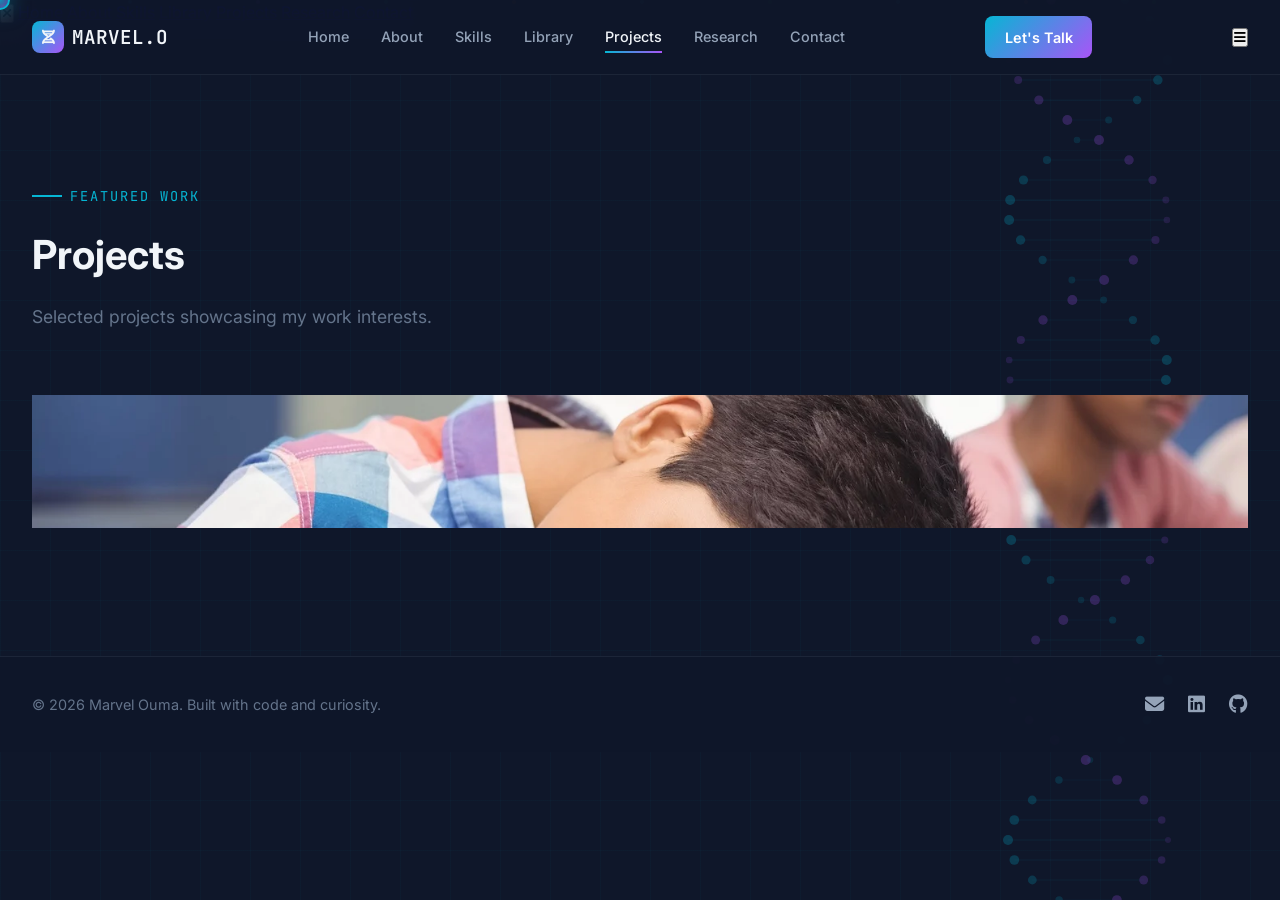
<file: projects.html>
<!DOCTYPE html>
<html lang="en">
<head>
    <meta charset="UTF-8">
    <meta name="viewport" content="width=device-width, initial-scale=1.0">
    <title>Projects | Marvel Ouma</title>
    <link href="https://cdnjs.cloudflare.com/ajax/libs/font-awesome/6.4.0/css/all.min.css" rel="stylesheet">
    <link href="https://fonts.googleapis.com/css2?family=JetBrains+Mono:wght@400;500;600;700&family=Inter:wght@300;400;500;600;700;800&display=swap" rel="stylesheet">
    <link href="styles.css" rel="stylesheet">
</head>
<body>
    <!-- Background Elements -->
    <div class="bg-grid"></div>
    <canvas id="dna-canvas"></canvas>
    <div class="particles">
        <div class="particle" style="left: 10%; animation-delay: 0s;"></div>
        <div class="particle" style="left: 20%; animation-delay: -3s;"></div>
        <div class="particle" style="left: 30%; animation-delay: -6s;"></div>
        <div class="particle" style="left: 40%; animation-delay: -9s;"></div>
        <div class="particle" style="left: 50%; animation-delay: -12s;"></div>
        <div class="particle" style="left: 60%; animation-delay: -15s;"></div>
        <div class="particle" style="left: 70%; animation-delay: -2s;"></div>
        <div class="particle" style="left: 80%; animation-delay: -7s;"></div>
        <div class="particle" style="left: 90%; animation-delay: -11s;"></div>
    </div>

    <!-- Navigation -->
    <nav id="navbar">
        <div class="nav-container">
            <a href="index.html" class="logo">
                <div class="logo-icon"><i class="fas fa-dna"></i></div>
                <span>MARVEL.O</span>
            </a>
            <ul class="nav-links">
                <li><a href="index.html">Home</a></li>
                <li><a href="about.html">About</a></li>
                <li><a href="skills.html">Skills</a></li>
                <li><a href="experience.html">Library</a></li>
                <li><a href="projects.html" class="active">Projects</a></li>
                <li><a href="research.html">Research</a></li>
                <li><a href="contact.html">Contact</a></li>
            </ul>
            <a href="contact.html" class="nav-cta">Let's Talk</a>
            <button class="mobile-menu-btn" id="mobile-menu-btn">
                <i class="fas fa-bars"></i>
            </button>
        </div>
    </nav>

    <!-- Mobile Menu -->
    <div class="mobile-menu" id="mobile-menu">
        <button class="mobile-menu-close" id="mobile-menu-close">
            <i class="fas fa-times"></i>
        </button>
        <a href="index.html">Home</a>
        <a href="about.html">About</a>
        <a href="skills.html">Skills</a>
        <a href="experience.html">Library</a>
        <a href="projects.html">Projects</a>
        <a href="research.html">Research</a>
        <a href="contact.html">Contact</a>
    </div>

    <!-- Projects Section -->
    <section class="page-header section">
        <div class="section-container">
            <div class="section-header">
                <div class="section-label">Featured Work</div>
                <h2 class="section-title">Projects</h2>
                <p class="section-subtitle">
                    Selected projects showcasing my work interests.
                </p>
            </div>
            <div class="projects-grid">
                <div class="project-card featured fade-in">
                    <div class="project-image">
                        <img src="images/alzdatalens-brain.jpg" alt="Fluorescence microscopy image of brain tissue used in Alzheimer's data analysis" style="width:100%;height:100%;object-fit:cover;position:absolute;inset:0;">
                    </div>
                    <div class="project-content">
                        <span class="project-tag">Mental Math</span>
                        <h3 class="project-title">Mental Math trainer platform</h3>
                        <p class="project-description">
                           Helping mathletes improve on the calculation speed using simple flashcard.Interactive and userfiendly.
                        </p>
                        <div class="project-tech-stack">
                            <span>HTML</span>
                            <span>CSS</span>
                            <span>Python</span>
                            <span>JS</span>
                        </div>
                        <div class="project-links">
                            <a href="https://alzdatalens.partners.org/?page=cross-study" class="project-link" target="_blank">
                                <i class="fas fa-external-link-alt"></i> Live Site
                            </a>
                        </div>
                    </div>
                </div>
               
    </section>

    <!-- Footer -->
    <footer>
        <div class="footer-content">
            <p class="footer-text">&copy; 2026 Marvel Ouma. Built with code and curiosity.</p>
            <div class="footer-social">
                <a href="mailto:marvelprouma@icloud.com" title="Email">
                    <i class="fas fa-envelope"></i>
                </a>
                <a href="https://linkedin.com/in/marvel-ouma-825b25291" target="_blank" title="LinkedIn">
                    <i class="fab fa-linkedin"></i>
                </a>
                <a href="https://github.com/MarvelPrOuma-byte" target="_blank" title="GitHub">
                    <i class="fab fa-github"></i>
                </a>
            </div>
        </div>
    </footer>

    <script src="main.js"></script>
</body>
</html>
</file>
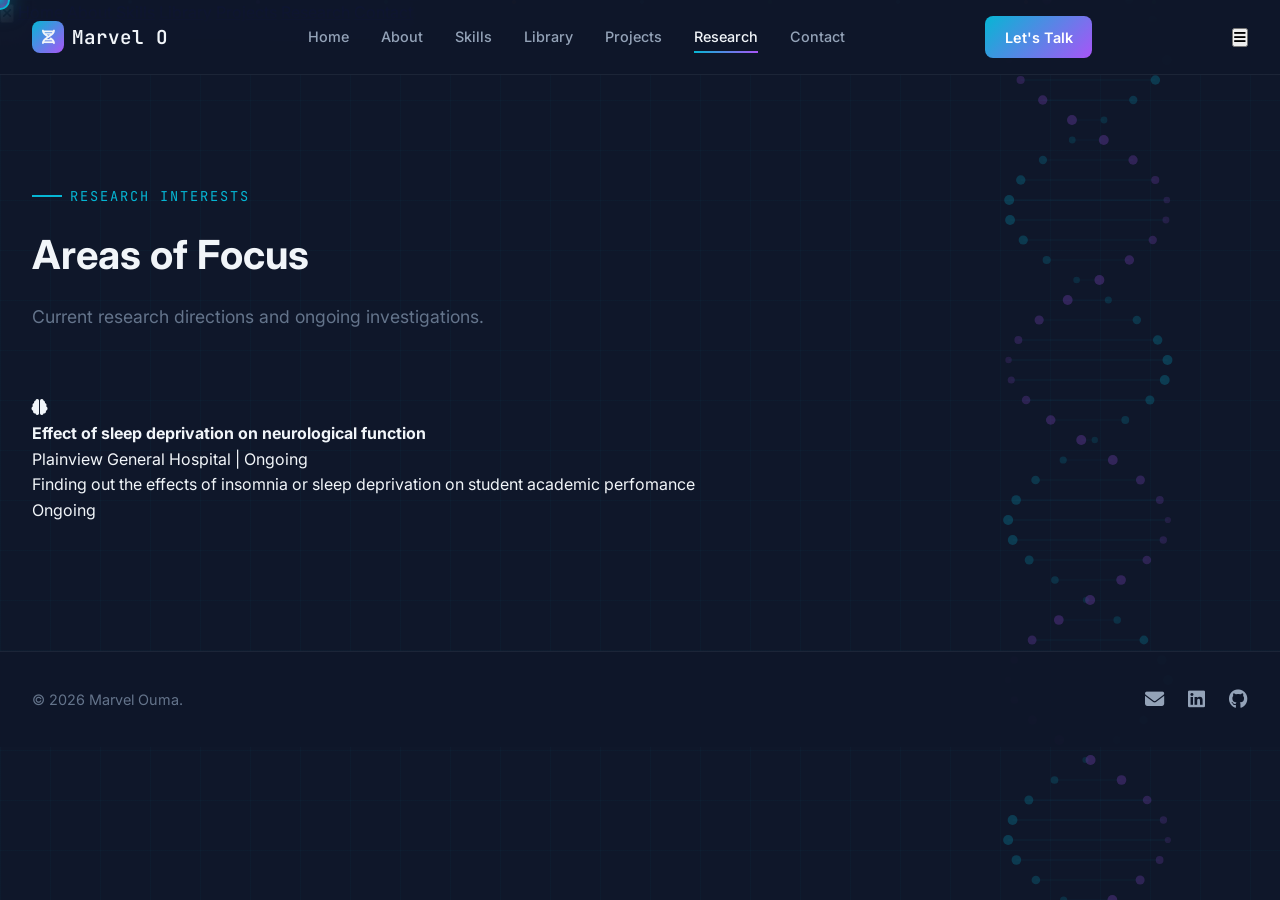
<file: research.html>
<!DOCTYPE html>
<html lang="en">
<head>
    <meta charset="UTF-8">
    <meta name="viewport" content="width=device-width, initial-scale=1.0">
    <title>Research | Marvel Ouma</title>
    <link href="https://cdnjs.cloudflare.com/ajax/libs/font-awesome/6.4.0/css/all.min.css" rel="stylesheet">
    <link href="https://fonts.googleapis.com/css2?family=JetBrains+Mono:wght@400;500;600;700&family=Inter:wght@300;400;500;600;700;800&display=swap" rel="stylesheet">
    <link href="styles.css" rel="stylesheet">
</head>
<body>
    <!-- Background Elements -->
    <div class="bg-grid"></div>
    <canvas id="dna-canvas"></canvas>
    <div class="particles">
        <div class="particle" style="left: 10%; animation-delay: 0s;"></div>
        <div class="particle" style="left: 20%; animation-delay: -3s;"></div>
        <div class="particle" style="left: 30%; animation-delay: -6s;"></div>
        <div class="particle" style="left: 40%; animation-delay: -9s;"></div>
        <div class="particle" style="left: 50%; animation-delay: -12s;"></div>
        <div class="particle" style="left: 60%; animation-delay: -15s;"></div>
        <div class="particle" style="left: 70%; animation-delay: -2s;"></div>
        <div class="particle" style="left: 80%; animation-delay: -7s;"></div>
        <div class="particle" style="left: 90%; animation-delay: -11s;"></div>
    </div>

    <!-- Navigation -->
    <nav id="navbar">
        <div class="nav-container">
            <a href="index.html" class="logo">
                <div class="logo-icon"><i class="fas fa-dna"></i></div>
                <span>Marvel O</span>
            </a>
            <ul class="nav-links">
                <li><a href="index.html">Home</a></li>
                <li><a href="about.html">About</a></li>
                <li><a href="skills.html">Skills</a></li>
                <li><a href="experience.html">Library</a></li>
                <li><a href="projects.html">Projects</a></li>
                <li><a href="research.html" class="active">Research</a></li>
                <li><a href="contact.html">Contact</a></li>
            </ul>
            <a href="contact.html" class="nav-cta">Let's Talk</a>
            <button class="mobile-menu-btn" id="mobile-menu-btn">
                <i class="fas fa-bars"></i>
            </button>
        </div>
    </nav>

    <!-- Mobile Menu -->
    <div class="mobile-menu" id="mobile-menu">
        <button class="mobile-menu-close" id="mobile-menu-close">
            <i class="fas fa-times"></i>
        </button>
        <a href="index.html">Home</a>
        <a href="about.html">About</a>
        <a href="skills.html">Skills</a>
        <a href="experience.html">Library</a>
        <a href="projects.html">Projects</a>
        <a href="research.html">Research</a>
        <a href="contact.html">Contact</a>
    </div>

    <!-- Research/Publications Section -->
    <section class="page-header section">
        <div class="section-container">
            <div class="section-header">
                <div class="section-label">Research Interests</div>
                <h2 class="section-title">Areas of Focus</h2>
                <p class="section-subtitle">
                    Current research directions and ongoing investigations.
                </p>
            </div>
            <div class="publications-list">
                <div class="pub-card fade-in">
                    <div class="pub-icon"><i class="fas fa-brain"></i></div>
                    <div class="pub-content">
                        <h4>Effect of sleep deprivation on neurological function</h4>
                        <p class="pub-meta">Plainview General Hospital | Ongoing</p>
                        <p class="pub-description">
                            Finding out the effects of insomnia or sleep deprivation on student academic perfomance                            </p>
                    </div>
                    <span class="pub-status ongoing">Ongoing</span>
                </div>
            </div>
        </div>
    </section>

    <!-- Footer -->
    <footer>
        <div class="footer-content">
            <p class="footer-text">&copy; 2026 Marvel Ouma.</p>
            <div class="footer-social">
                <a href="mailto:marvelprouma@icloud.com" title="Email">
                    <i class="fas fa-envelope"></i>
                </a>
                <a href="https://linkedin.com/in/marvel-ouma-825b25291" target="_blank" title="LinkedIn">
                    <i class="fab fa-linkedin"></i>
                </a>
                <a href="https://github.com/MarvelPrOuma-byte" target="_blank" title="GitHub">
                    <i class="fab fa-github"></i>
                </a>
            </div>
        </div>
    </footer>

    <script src="main.js"></script>
</body>
</html>
</file>
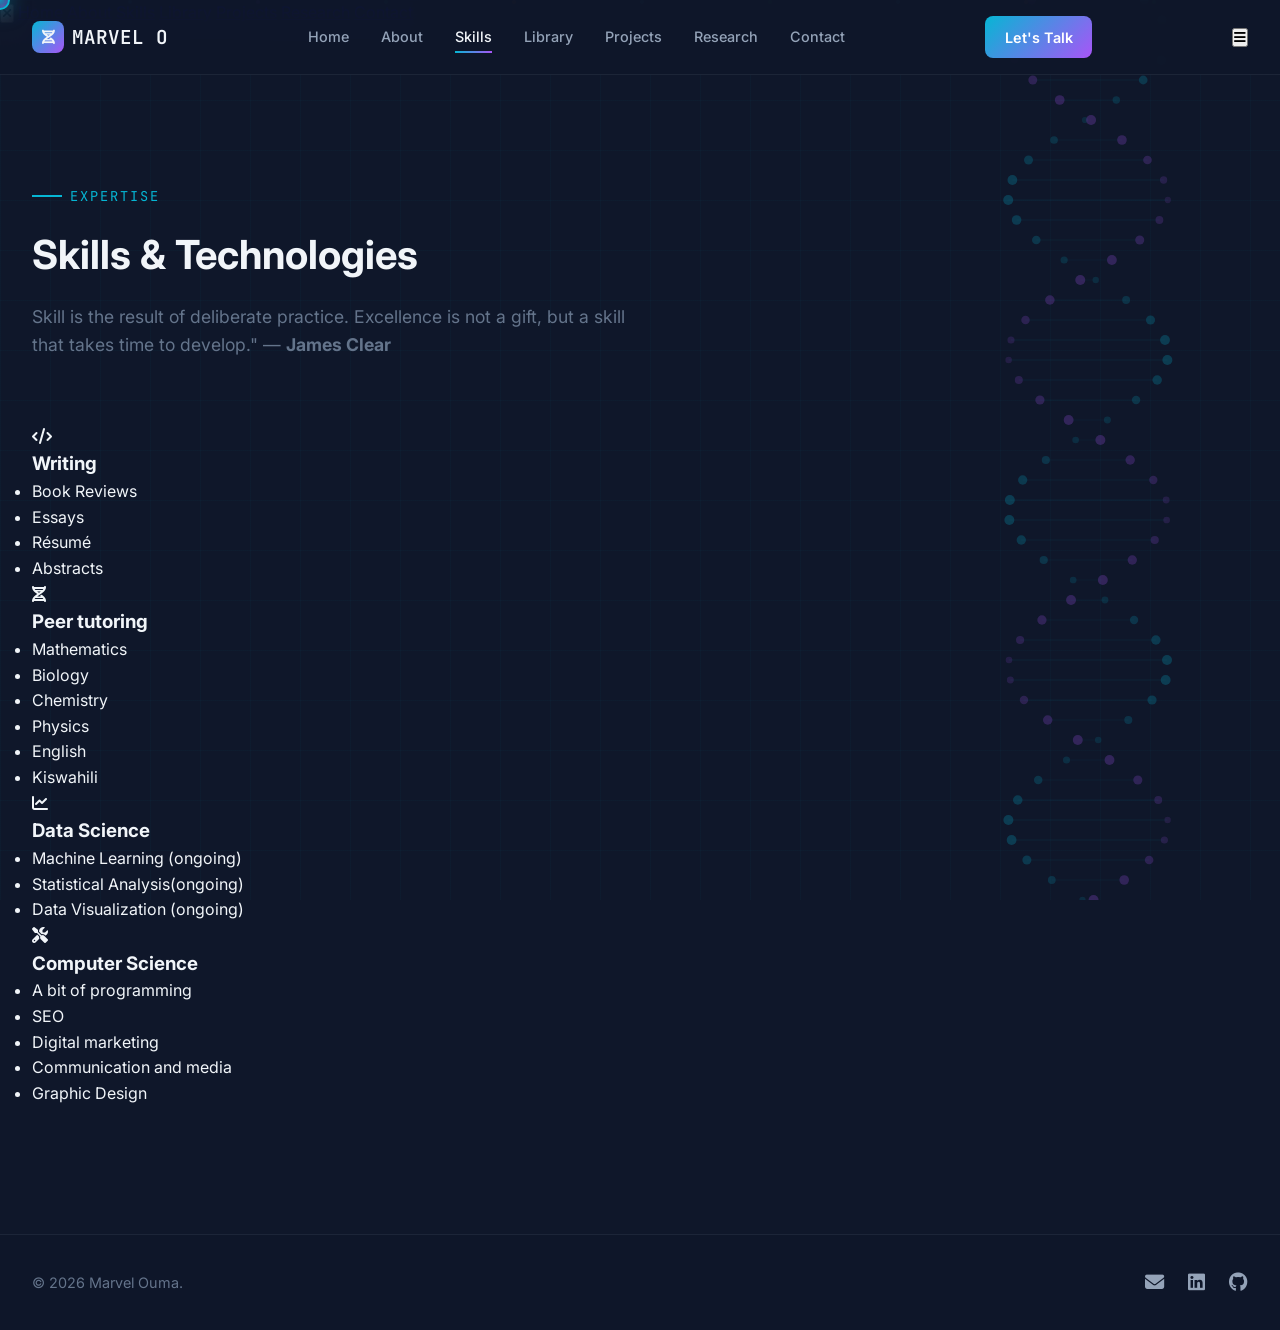
<file: skills.html>
<!DOCTYPE html>
<html lang="en">
<head>
    <meta charset="UTF-8">
    <meta name="viewport" content="width=device-width, initial-scale=1.0">
    <title>Skills | Marvel Ouma</title>
    <link href="https://cdnjs.cloudflare.com/ajax/libs/font-awesome/6.4.0/css/all.min.css" rel="stylesheet">
    <link href="https://fonts.googleapis.com/css2?family=JetBrains+Mono:wght@400;500;600;700&family=Inter:wght@300;400;500;600;700;800&display=swap" rel="stylesheet">
    <link href="styles.css" rel="stylesheet">
</head>
<body>
    <!-- Background Elements -->
    <div class="bg-grid"></div>
    <canvas id="dna-canvas"></canvas>
    <div class="particles">
        <div class="particle" style="left: 10%; animation-delay: 0s;"></div>
        <div class="particle" style="left: 20%; animation-delay: -3s;"></div>
        <div class="particle" style="left: 30%; animation-delay: -6s;"></div>
        <div class="particle" style="left: 40%; animation-delay: -9s;"></div>
        <div class="particle" style="left: 50%; animation-delay: -12s;"></div>
        <div class="particle" style="left: 60%; animation-delay: -15s;"></div>
        <div class="particle" style="left: 70%; animation-delay: -2s;"></div>
        <div class="particle" style="left: 80%; animation-delay: -7s;"></div>
        <div class="particle" style="left: 90%; animation-delay: -11s;"></div>
    </div>

    <!-- Navigation -->
    <nav id="navbar">
        <div class="nav-container">
            <a href="index.html" class="logo">
                <div class="logo-icon"><i class="fas fa-dna"></i></div>
                <span>MARVEL O</span>
            </a>
            <ul class="nav-links">
                <li><a href="index.html">Home</a></li>
                <li><a href="about.html">About</a></li>
                <li><a href="skills.html" class="active">Skills</a></li>
                <li><a href="experience.html">Library</a></li>
                <li><a href="projects.html">Projects</a></li>
                <li><a href="research.html">Research</a></li>
                <li><a href="contact.html">Contact</a></li>
            </ul>
            <a href="contact.html" class="nav-cta">Let's Talk</a>
            <button class="mobile-menu-btn" id="mobile-menu-btn">
                <i class="fas fa-bars"></i>
            </button>
        </div>
    </nav>

    <!-- Mobile Menu -->
    <div class="mobile-menu" id="mobile-menu">
        <button class="mobile-menu-close" id="mobile-menu-close">
            <i class="fas fa-times"></i>
        </button>
        <a href="index.html">Home</a>
        <a href="about.html">About</a>
        <a href="skills.html">Skills</a>
        <a href="experience.html">Library</a>
        <a href="projects.html">Projects</a>
        <a href="research.html">Research</a>
        <a href="contact.html">Contact</a>
    </div>

    <!-- Skills Section -->
    <section class="page-header section">
        <div class="section-container">
            <div class="section-header">
                <div class="section-label">Expertise</div>
                <h2 class="section-title">Skills & Technologies</h2>
                <p class="section-subtitle">
                    Skill is the result of deliberate practice. Excellence is not a gift, but a skill that takes
                    time to develop." — <b>James Clear</b>
                </p>
            </div>
            <div class="skills-grid">
                <div class="skill-card fade-in">
                    <div class="skill-icon"><i class="fas fa-code"></i></div>
                    <h3>Writing</h3>
                    <ul class="skill-list">
                        <li>Book Reviews</li>
                        <li>Essays</li>
                        <li>Résumé </li>
                        <li>Abstracts</li>
                    </ul>
                </div>
                <div class="skill-card fade-in">
                    <div class="skill-icon"><i class="fas fa-dna"></i></div>
                    <h3>Peer tutoring</h3>
                    <ul class="skill-list">
                        <li>Mathematics</li>
                        <li>Biology</li>
                        <li>Chemistry</li>
                        <li>Physics</li>
                        <li>English</li>
                        <li>Kiswahili</li>
                    </ul>
                </div>
                <div class="skill-card fade-in">
                    <div class="skill-icon"><i class="fas fa-chart-line"></i></div>
                    <h3>Data Science</h3>
                    <ul class="skill-list">
                        <li>Machine Learning (ongoing)</li>
                        <li>Statistical Analysis(ongoing)</li>
                        <li>Data Visualization (ongoing)</li>
                    </ul>
                </div>
                <div class="skill-card fade-in">
                    <div class="skill-icon"><i class="fas fa-tools"></i></div>
                    <h3>Computer Science</h3>
                    <ul class="skill-list">
                        <li>A bit of programming</li>
                        <li>SEO</li>
                        <li>Digital marketing</li>
                        <li>Communication and media</li>
                        <li>Graphic Design</li>
                    </ul>
                </div>
            </div>
        </div>
    </section>

    <!-- Footer -->
    <footer>
        <div class="footer-content">
            <p class="footer-text">&copy; 2026 Marvel Ouma.</p>
            <div class="footer-social">
                <a href="mailto:marvelprouma@icloud.com"title="Email">
                    <i class="fas fa-envelope"></i>
                </a>
                <a href="https://linkedin.com/in/marvel-ouma-825b25291" target="_blank" title="LinkedIn">
                    <i class="fab fa-linkedin"></i>
                </a>
                <a href="https://github.com/MarvelPrOuma-byte" target="_blank" title="GitHub">
                    <i class="fab fa-github"></i>
                </a>
            </div>
        </div>
    </footer>

    <script src="main.js"></script>
</body>
</html>
</file>
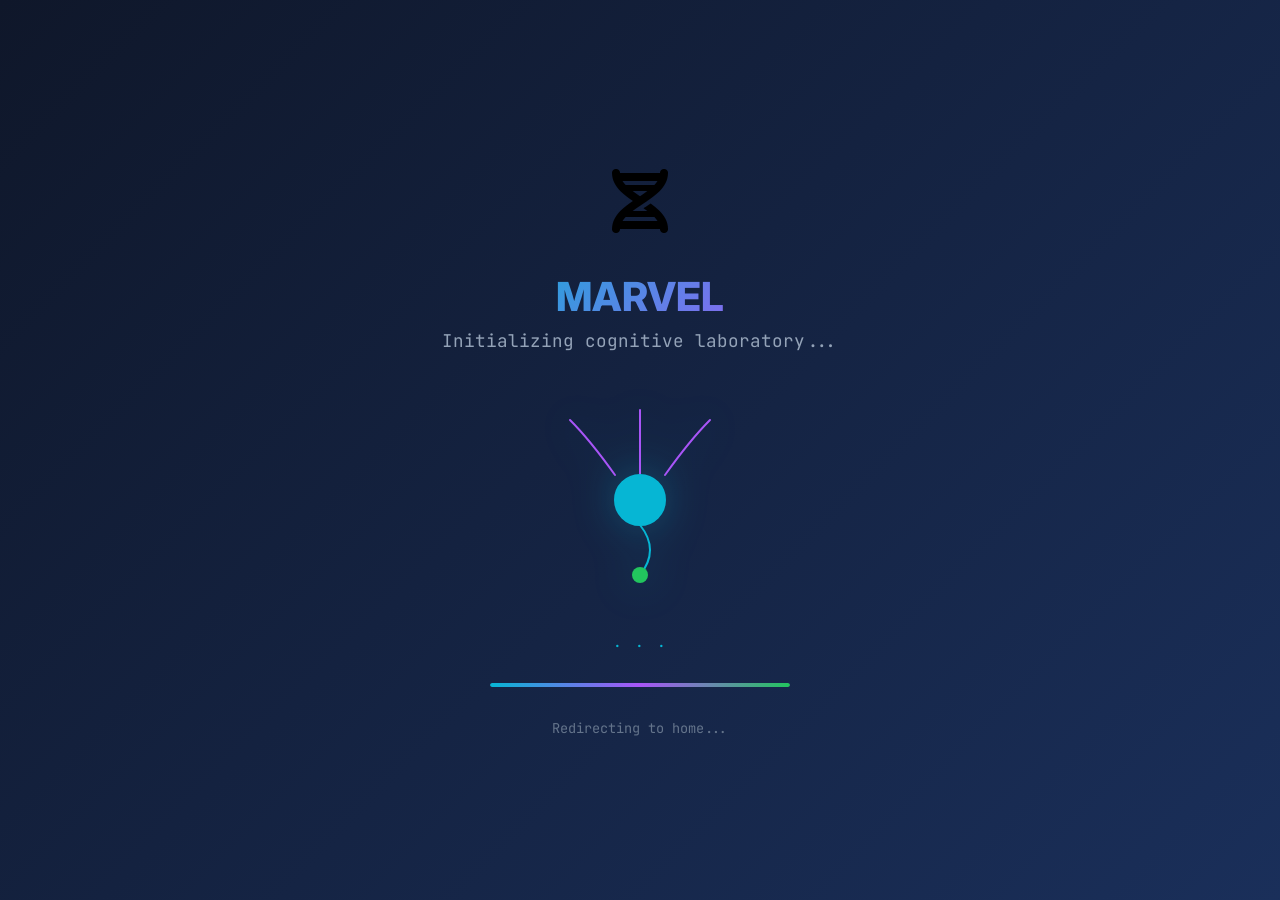
<file: startup.html>
<!DOCTYPE html>
<html lang="en">
<head>
    <meta charset="UTF-8">
    <meta name="viewport" content="width=device-width, initial-scale=1.0">
    <title>Startup Loading | Marvel Ouma</title>
    <link href="https://cdnjs.cloudflare.com/ajax/libs/font-awesome/6.4.0/css/all.min.css" rel="stylesheet">
    <link href="https://fonts.googleapis.com/css2?family=JetBrains+Mono:wght@400;500;600;700&family=Inter:wght@300;400;500;600;700;800&display=swap" rel="stylesheet">
    <style>
        * {
            margin: 0;
            padding: 0;
            box-sizing: border-box;
        }

        body {
            background: linear-gradient(135deg, #0f172a 0%, #1a2f5a 100%);
            min-height: 100vh;
            display: flex;
            align-items: center;
            justify-content: center;
            font-family: 'Inter', sans-serif;
            overflow: hidden;
        }

        .startup-container {
            text-align: center;
            position: relative;
            z-index: 10;
        }

        .startup-logo {
            font-size: 4rem;
            margin-bottom: 2rem;
            animation: float 3s ease-in-out infinite;
        }

        .startup-title {
            font-size: 2.5rem;
            color: #f1f5f9;
            margin-bottom: 0.5rem;
            font-weight: 800;
            background: linear-gradient(135deg, #06b6d4 0%, #a855f7 100%);
            -webkit-background-clip: text;
            -webkit-text-fill-color: transparent;
            background-clip: text;
        }

        .startup-subtitle {
            font-size: 1.1rem;
            color: #94a3b8;
            margin-bottom: 3rem;
            font-family: 'JetBrains Mono', monospace;
        }

        .neuron-loader {
            width: 200px;
            height: 200px;
            margin: 2rem auto;
            position: relative;
        }

        .neuron-svg {
            filter: drop-shadow(0 0 20px rgba(6, 182, 212, 0.3));
        }

        .soma {
            fill: #06b6d4;
            animation: pulse-soma 2s infinite;
        }

        .dendrite {
            stroke: #a855f7;
            stroke-width: 2;
            fill: none;
            animation: pulse-dendrite 2s infinite;
        }

        .dendrite-1 { animation-delay: 0s; }
        .dendrite-2 { animation-delay: 0.2s; }
        .dendrite-3 { animation-delay: 0.4s; }

        .axon {
            stroke: #06b6d4;
            stroke-width: 2;
            fill: none;
            animation: pulse-axon 2s infinite;
        }

        .axon-terminal {
            fill: #22c55e;
            animation: pulse-terminal 2s infinite;
        }

        .firing-pulse {
            stroke: #06b6d4;
            stroke-width: 2;
            fill: none;
            animation: firing 2s infinite;
        }

        @keyframes float {
            0%, 100% { transform: translateY(0px) scale(1); }
            50% { transform: translateY(-20px) scale(1.05); }
        }

        @keyframes pulse-soma {
            0%, 100% { r: 25; opacity: 1; }
            50% { r: 30; opacity: 0.8; }
        }

        @keyframes pulse-dendrite {
            0%, 100% { opacity: 0.4; stroke-width: 2; }
            50% { opacity: 1; stroke-width: 3; }
        }

        @keyframes pulse-axon {
            0%, 100% { opacity: 0.4; stroke-width: 2; }
            50% { opacity: 1; stroke-width: 3; }
        }

        @keyframes pulse-terminal {
            0%, 100% { r: 8; opacity: 0.5; }
            50% { r: 12; opacity: 1; }
        }

        @keyframes firing {
            0%, 100% { r: 25; opacity: 0; }
            50% { r: 40; opacity: 0.5; }
        }

        .loading-text {
            font-family: 'JetBrains Mono', monospace;
            color: #06b6d4;
            font-size: 0.9rem;
            letter-spacing: 2px;
            margin-top: 2rem;
        }

        .loading-text span {
            display: inline-block;
            animation: blink 0.6s infinite;
        }

        .loading-text span:nth-child(1) { animation-delay: 0s; }
        .loading-text span:nth-child(2) { animation-delay: 0.2s; }
        .loading-text span:nth-child(3) { animation-delay: 0.4s; }

        @keyframes blink {
            0%, 60%, 100% { opacity: 0.3; }
            30% { opacity: 1; }
        }

        .progress-container {
            width: 300px;
            height: 4px;
            background: rgba(148, 163, 184, 0.2);
            border-radius: 2px;
            margin: 2rem auto;
            overflow: hidden;
        }

        .progress-bar {
            height: 100%;
            background: linear-gradient(90deg, #06b6d4, #a855f7, #22c55e);
            border-radius: 2px;
            animation: progress 3s ease-in-out forwards;
        }

        @keyframes progress {
            0% { width: 0%; }
            100% { width: 100%; }
        }

        .redirect-message {
            margin-top: 2rem;
            font-family: 'JetBrains Mono', monospace;
            color: #64748b;
            font-size: 0.85rem;
        }
    </style>
</head>
<body>
    <div class="startup-container">
        <div class="startup-logo">
            <i class="fas fa-dna"></i>
        </div>
        <h1 class="startup-title">MARVEL</h1>
        <p class="startup-subtitle">Initializing cognitive laboratory...</p>
        
        <div class="neuron-loader">
            <svg class="neuron-svg" viewBox="0 0 200 200" width="200" height="200">
                <!-- Soma (cell body) -->
                <circle class="soma" cx="100" cy="100" r="25" />
                
                <!-- Axon -->
                <path class="axon" d="M 100 125 Q 120 150, 100 175" stroke-linecap="round" />
                
                <!-- Axon terminal -->
                <circle class="axon-terminal" cx="100" cy="175" r="8" />
                
                <!-- Dendrites -->
                <path class="dendrite dendrite-1" d="M 75 75 Q 50 40, 30 20" stroke-linecap="round" />
                <path class="dendrite dendrite-2" d="M 100 75 Q 100 40, 100 10" stroke-linecap="round" />
                <path class="dendrite dendrite-3" d="M 125 75 Q 150 40, 170 20" stroke-linecap="round" />
                
                <!-- Firing effects -->
                <circle class="firing-pulse" cx="100" cy="100" r="25" />
            </svg>
        </div>

        <div class="loading-text">
            <span>.</span>
            <span>.</span>
            <span>.</span>
        </div>

        <div class="progress-container">
            <div class="progress-bar"></div>
        </div>

        <p class="redirect-message">Redirecting to home...</p>
    </div>

    <script>
        // Redirect to home after 4 seconds
        setTimeout(() => {
            window.location.href = 'index.html';
        }, 4000);
    </script>
</body>
</html>
</file>
<file: styles.css>
* {
    margin: 0;
    padding: 0;
    box-sizing: border-box;
}

:root {
    /* Computational Biology Palette - Deep ocean meets neural network */
    --primary: #0f172a;
    --primary-light: #1e293b;
    --accent-bio: #06b6d4;
    --accent-code: #a855f7;
    --accent-data: #22c55e;
    --accent-warm: #f97316;
    --text-primary: #f1f5f9;
    --text-secondary: #94a3b8;
    --text-muted: #64748b;
    --glass-bg: rgba(15, 23, 42, 0.8);
    --glass-border: rgba(148, 163, 184, 0.1);
    --glow-bio: 0 0 40px rgba(6, 182, 212, 0.3);
    --glow-code: 0 0 40px rgba(168, 85, 247, 0.3);
}

html {
    scroll-behavior: smooth;
}

body {
    font-family: 'Inter', -apple-system, BlinkMacSystemFont, sans-serif;
    background: var(--primary);
    color: var(--text-primary);
    line-height: 1.6;
    overflow-x: hidden;
}

/* Mouse Follower */
.mouse-follower {
    position: fixed;
    width: 20px;
    height: 20px;
    background: radial-gradient(circle, rgba(6, 182, 212, 0.8), rgba(168, 85, 247, 0.4));
    border: 2px solid var(--accent-bio);
    border-radius: 50%;
    pointer-events: none;
    z-index: 9999;
    box-shadow: 0 0 20px rgba(6, 182, 212, 0.5), inset 0 0 10px rgba(168, 85, 247, 0.3);
    transform: translate(-50%, -50%);
}

/* Animated Background */
.bg-grid {
    position: fixed;
    inset: 0;
    background-image:
        linear-gradient(rgba(6, 182, 212, 0.03) 1px, transparent 1px),
        linear-gradient(90deg, rgba(6, 182, 212, 0.03) 1px, transparent 1px);
    background-size: 50px 50px;
    pointer-events: none;
    z-index: 0;
}

/* DNA Helix Animation Canvas */
#dna-canvas {
    position: fixed;
    top: 0;
    left: 0;
    width: 100%;
    height: 100%;
    pointer-events: none;
    z-index: 1;
    opacity: 0.4;
}

/* Floating Particles */
.particles {
    position: fixed;
    inset: 0;
    overflow: hidden;
    pointer-events: none;
    z-index: 1;
}

.particle {
    position: absolute;
    width: 4px;
    height: 4px;
    background: var(--accent-bio);
    border-radius: 50%;
    opacity: 0.3;
    animation: float 20s infinite ease-in-out;
}

.particle:nth-child(2n) { background: var(--accent-code); animation-delay: -5s; }
.particle:nth-child(3n) { background: var(--accent-data); animation-delay: -10s; }
.particle:nth-child(4n) { background: var(--accent-warm); animation-delay: -15s; }

@keyframes float {
    0%, 100% { transform: translateY(100vh) translateX(0) rotate(0deg); opacity: 0; }
    10% { opacity: 0.5; }
    90% { opacity: 0.5; }
    100% { transform: translateY(-100vh) translateX(100px) rotate(720deg); opacity: 0; }
}

/* Navigation */
nav {
    position: fixed;
    top: 0;
    width: 100%;
    z-index: 1000;
    padding: 1rem 0;
    background: rgba(15, 23, 42, 0.9);
    backdrop-filter: blur(20px);
    border-bottom: 1px solid var(--glass-border);
    transition: all 0.3s ease;
}

nav.scrolled {
    padding: 0.5rem 0;
    background: rgba(15, 23, 42, 0.95);
}

.nav-container {
    max-width: 1400px;
    margin: 0 auto;
    display: flex;
    justify-content: space-between;
    align-items: center;
    padding: 0 2rem;
}

.logo {
    font-family: 'JetBrains Mono', monospace;
    font-size: 1.2rem;
    font-weight: 600;
    color: var(--text-primary);
    display: flex;
    align-items: center;
    gap: 0.5rem;
    text-decoration: none;
}

.logo-icon {
    width: 32px;
    height: 32px;
    background: linear-gradient(135deg, var(--accent-bio), var(--accent-code));
    border-radius: 8px;
    display: flex;
    align-items: center;
    justify-content: center;
    font-size: 0.9rem;
}

.nav-links {
    display: flex;
    list-style: none;
    gap: 2rem;
}

.nav-links a {
    text-decoration: none;
    color: var(--text-secondary);
    font-size: 0.9rem;
    font-weight: 500;
    transition: all 0.3s ease;
    position: relative;
    padding: 0.5rem 0;
}

.nav-links a::after {
    content: '';
    position: absolute;
    bottom: 0;
    left: 0;
    width: 0;
    height: 2px;
    background: linear-gradient(90deg, var(--accent-bio), var(--accent-code));
    transition: width 0.3s ease;
}

.nav-links a:hover,
.nav-links a.active {
    color: var(--text-primary);
}

.nav-links a:hover::after,
.nav-links a.active::after {
    width: 100%;
}

.nav-cta {
    padding: 0.6rem 1.2rem;
    background: linear-gradient(135deg, var(--accent-bio), var(--accent-code));
    border: none;
    border-radius: 8px;
    color: white;
    font-weight: 600;
    font-size: 0.9rem;
    cursor: pointer;
    transition: all 0.3s ease;
    text-decoration: none;
}

.nav-cta:hover {
    transform: translateY(-2px);
    box-shadow: var(--glow-bio);
}

/* Hero Section */
.hero {
    min-height: 100vh;
    display: flex;
    align-items: center;
    position: relative;
    padding: 8rem 2rem 4rem;
}

.hero-container {
    max-width: 1400px;
    margin: 0 auto;
    display: grid;
    grid-template-columns: 1fr 1fr;
    gap: 4rem;
    align-items: center;
    position: relative;
    z-index: 10;
}

.hero-content {
    max-width: 600px;
}

.hero-badge {
    display: inline-flex;
    align-items: center;
    gap: 0.5rem;
    padding: 0.5rem 1rem;
    background: rgba(6, 182, 212, 0.1);
    border: 1px solid rgba(6, 182, 212, 0.3);
    border-radius: 50px;
    font-size: 0.85rem;
    color: var(--accent-bio);
    margin-bottom: 1.5rem;
    font-family: 'JetBrains Mono', monospace;
}

.hero-badge .pulse {
    width: 8px;
    height: 8px;
    background: var(--accent-data);
    border-radius: 50%;
    animation: pulse 2s infinite;
}

@keyframes pulse {
    0%, 100% { opacity: 1; transform: scale(1); }
    50% { opacity: 0.5; transform: scale(1.2); }
}

.hero h1 {
    font-size: 3.5rem;
    font-weight: 800;
    line-height: 1.1;
    margin-bottom: 1.5rem;
    background: linear-gradient(135deg, var(--text-primary) 0%, var(--accent-bio) 50%, var(--accent-code) 100%);
    -webkit-background-clip: text;
    -webkit-text-fill-color: transparent;
    background-clip: text;
    transition: transform 0.1s ease-out;
}

.hero-subtitle {
    font-size: 1.5rem;
    color: var(--text-secondary);
    margin-bottom: 1.5rem;
    font-weight: 500;
}

.hero-description {
    font-size: 1.1rem;
    color: var(--text-muted);
    margin-bottom: 2rem;
    line-height: 1.8;
}

.hero-stats {
    display: flex;
    gap: 3rem;
    margin-bottom: 2rem;
    padding: 1.5rem 0;
    border-top: 1px solid var(--glass-border);
    border-bottom: 1px solid var(--glass-border);
}

.stat {
    text-align: left;
}

.stat-value {
    font-size: 2rem;
    font-weight: 700;
    font-family: 'JetBrains Mono', monospace;
    background: linear-gradient(135deg, var(--accent-bio), var(--accent-code));
    -webkit-background-clip: text;
    -webkit-text-fill-color: transparent;
    background-clip: text;
}

.stat-label {
    font-size: 0.85rem;
    color: var(--text-muted);
    text-transform: uppercase;
    letter-spacing: 0.5px;
}

.hero-buttons {
    display: flex;
    gap: 1rem;
    flex-wrap: wrap;
}

.btn {
    padding: 0.9rem 1.8rem;
    border-radius: 10px;
    font-weight: 600;
    font-size: 0.95rem;
    text-decoration: none;
    display: inline-flex;
    align-items: center;
    gap: 0.5rem;
    transition: all 0.3s ease;
    cursor: pointer;
    border: none;
}

.btn-primary {
    background: linear-gradient(135deg, var(--accent-bio), var(--accent-code));
    color: white;
}

.btn-primary:hover {
    transform: translateY(-3px);
    box-shadow: var(--glow-bio);
}

.btn-primary:disabled {
    background: linear-gradient(135deg, var(--accent-bio), var(--accent-code));
    color: white;
    opacity: 0.6;
    cursor: not-allowed;
    transform: none;
    box-shadow: none;
}

.btn-secondary {
    background: transparent;
    border: 1px solid var(--glass-border);
    color: var(--text-primary);
}

.btn-secondary:hover {
    background: rgba(255, 255, 255, 0.05);
    border-color: var(--accent-bio);
}

/* Hero Visual - Neuron Visualization */
.hero-visual {
    position: relative;
    height: 500px;
}

.dna-card {
    position: absolute;
    bottom: 20px;
    left: 0;
    width: 280px;
    background: var(--glass-bg);
    border: 1px solid var(--glass-border);
    border-radius: 16px;
    padding: 1.5rem;
    backdrop-filter: blur(10px);
    box-shadow: var(--glow-bio);
}

.dna-card-header {
    display: flex;
    align-items: center;
    gap: 0.75rem;
    margin-bottom: 1rem;
}

.dna-card-icon {
    width: 40px;
    height: 40px;
    background: linear-gradient(135deg, var(--accent-bio), var(--accent-data));
    border-radius: 10px;
    display: flex;
    align-items: center;
    justify-content: center;
    font-size: 1.2rem;
}

.dna-card-title {
    font-size: 0.9rem;
    font-weight: 600;
}

.dna-card-subtitle {
    font-size: 0.75rem;
    color: var(--text-muted);
}

.dna-sequence {
    font-family: 'JetBrains Mono', monospace;
    font-size: 0.75rem;
    display: flex;
    flex-wrap: wrap;
    gap: 0.25rem;
    margin-bottom: 1rem;
}

.base {
    padding: 0.2rem 0.4rem;
    border-radius: 4px;
    font-weight: 600;
}

.base-a { background: rgba(239, 68, 68, 0.2); color: #ef4444; }
.base-t { background: rgba(34, 197, 94, 0.2); color: #22c55e; }
.base-g { background: rgba(234, 179, 8, 0.2); color: #eab308; }
.base-c { background: rgba(6, 182, 212, 0.2); color: #06b6d4; }

.dna-bar {
    height: 4px;
    background: var(--glass-border);
    border-radius: 2px;
    overflow: hidden;
}

.dna-bar-fill {
    height: 100%;
    width: 78%;
    background: linear-gradient(90deg, var(--accent-bio), var(--accent-data));
    border-radius: 2px;
    animation: progressPulse 2s infinite;
}

@keyframes progressPulse {
    0%, 100% { opacity: 1; }
    50% { opacity: 0.7; }
}

/* Neuron Animation Styles */
.neuron-animation-container {
    margin: 1rem 0;
}

.neuron-svg {
    filter: drop-shadow(0 0 10px rgba(6, 182, 212, 0.5));
}

.soma {
    fill: #06b6d4;
    animation: soma-pulse 2s infinite;
}

.dendrite {
    stroke: #a855f7;
    stroke-width: 2;
    fill: none;
    animation: dendrite-pulse 2s infinite;
}

.dendrite-1 { animation-delay: 0s; }
.dendrite-2 { animation-delay: 0.2s; }
.dendrite-3 { animation-delay: 0.4s; }

.axon {
    stroke: #06b6d4;
    stroke-width: 2;
    fill: none;
    animation: axon-pulse 2s infinite;
}

.axon-terminal {
    fill: #22c55e;
    animation: terminal-pulse 2s infinite;
}

.firing-pulse {
    stroke: #06b6d4;
    stroke-width: 2;
    fill: none;
    animation: firing 2s infinite;
}

@keyframes soma-pulse {
    0%, 100% { r: 25; opacity: 1; }
    50% { r: 30; opacity: 0.8; }
}

@keyframes dendrite-pulse {
    0%, 100% { opacity: 0.4; stroke-width: 2; }
    50% { opacity: 1; stroke-width: 3; }
}

@keyframes axon-pulse {
    0%, 100% { opacity: 0.4; stroke-width: 2; }
    50% { opacity: 1; stroke-width: 3; }
}

@keyframes terminal-pulse {
    0%, 100% { r: 8; opacity: 0.5; }
    50% { r: 12; opacity: 1; }
}

@keyframes firing {
    0%, 100% { r: 25; opacity: 0; }
    50% { r: 40; opacity: 0.5; }
}

/* Sections */
.section {
    padding: 6rem 2rem;
    position: relative;
    z-index: 10;
}

.page-header {
    padding: 10rem 2rem 4rem;
    position: relative;
    z-index: 10;
}

.section-container {
    max-width: 1400px;
    margin: 0 auto;
}

.section-header {
    margin-bottom: 4rem;
}

.section-label {
    font-family: 'JetBrains Mono', monospace;
    font-size: 0.85rem;
    color: var(--accent-bio);
    text-transform: uppercase;
    letter-spacing: 2px;
    margin-bottom: 1rem;
    display: flex;
    align-items: center;
    gap: 0.5rem;
}

.section-label::before {
    content: '';
    width: 30px;
    height: 2px;
    background: var(--accent-bio);
}

.section-title {
    font-size: 2.5rem;
    font-weight: 700;
    margin-bottom: 1rem;
}

.section-subtitle {
    font-size: 1.1rem;
    color: var(--text-muted);
    max-width: 600px;
}

/* Blog Section */
.blog-grid {
    display: grid;
    grid-template-columns: repeat(2, 1fr);
    gap: 2rem;
    margin-bottom: 4rem;
}

.blog-card {
    background: var(--glass-bg);
    border: 1px solid var(--glass-border);
    border-radius: 16px;
    overflow: hidden;
    transition: all 0.3s ease;
    display: grid;
    grid-template-columns: 200px 1fr;
}

.blog-card.featured {
    grid-column: span 2;
    grid-template-columns: 250px 1fr;
}

.blog-image {
    background: linear-gradient(135deg, var(--primary-light), var(--primary));
    display: flex;
    align-items: center;
    justify-content: center;
    font-size: 3rem;
    color: var(--accent-bio);
    opacity: 0.7;
    position: relative;
    overflow: hidden;
}

.blog-card.featured .blog-image {
    min-height: 250px;
}

.blog-image::before {
    content: '';
    position: absolute;
    inset: 0;
    background: radial-gradient(circle at 20% 50%, rgba(6, 182, 212, 0.1) 0%, transparent 50%),
                radial-gradient(circle at 80% 50%, rgba(168, 85, 247, 0.1) 0%, transparent 50%);
}

.blog-content {
    padding: 2rem;
    display: flex;
    flex-direction: column;
    justify-content: center;
}

.blog-meta {
    display: flex;
    gap: 1rem;
    margin-bottom: 1rem;
    flex-wrap: wrap;
}

.blog-date {
    font-family: 'JetBrains Mono', monospace;
    font-size: 0.8rem;
    color: var(--accent-bio);
}

.blog-category {
    padding: 0.25rem 0.75rem;
    background: rgba(6, 182, 212, 0.1);
    border: 1px solid rgba(6, 182, 212, 0.3);
    border-radius: 50px;
    font-size: 0.75rem;
    color: var(--accent-bio);
    font-weight: 600;
}

.blog-card h3 {
    font-size: 1.3rem;
    margin-bottom: 1rem;
    color: var(--text-primary);
}

.blog-excerpt {
    color: var(--text-secondary);
    margin-bottom: 1.5rem;
    line-height: 1.7;
    font-size: 0.95rem;
}

.blog-tags {
    display: flex;
    flex-wrap: wrap;
    gap: 0.5rem;
    margin-bottom: 1.5rem;
}

.tag {
    padding: 0.3rem 0.8rem;
    background: rgba(168, 85, 247, 0.1);
    border: 1px solid rgba(168, 85, 247, 0.2);
    border-radius: 50px;
    font-size: 0.75rem;
    color: var(--accent-code);
    font-family: 'JetBrains Mono', monospace;
}

.read-more {
    display: inline-flex;
    align-items: center;
    gap: 0.5rem;
    color: var(--accent-bio);
    text-decoration: none;
    font-weight: 600;
    transition: all 0.3s ease;
    width: fit-content;
}

.read-more:hover {
    gap: 1rem;
    color: var(--accent-code);
}

.blog-card:hover {
    transform: translateY(-5px);
    border-color: var(--accent-bio);
    box-shadow: var(--glow-bio);
}

.blog-card::before {
    content: '';
    position: absolute;
    top: 0;
    left: 0;
    right: 0;
    height: 3px;
    background: linear-gradient(90deg, var(--accent-bio), var(--accent-code));
    opacity: 0;
    transition: opacity 0.3s ease;
}

.blog-card:hover::before {
    opacity: 1;
}

.fade-in {
    opacity: 0;
    transform: translateY(20px);
    transition: all 0.6s ease-out;
}

.fade-in.visible,
.blog-card.visible {
    opacity: 1;
    transform: translateY(0);
}

/* Footer */
footer {
    background: rgba(15, 23, 42, 0.95);
    border-top: 1px solid var(--glass-border);
    padding: 2rem;
    margin-top: 4rem;
    position: relative;
    z-index: 10;
}

.footer-content {
    max-width: 1400px;
    margin: 0 auto;
    display: flex;
    justify-content: space-between;
    align-items: center;
}

.footer-text {
    color: var(--text-muted);
    font-size: 0.9rem;
}

.footer-social {
    display: flex;
    gap: 1.5rem;
}

.footer-social a {
    color: var(--text-secondary);
    font-size: 1.2rem;
    transition: all 0.3s ease;
}

.footer-social a:hover {
    color: var(--accent-bio);
    transform: translateY(-3px);
}

/* Responsive */
@media (max-width: 768px) {
    .hero-container {
        grid-template-columns: 1fr;
    }

    .hero h1 {
        font-size: 2.5rem;
    }

    .blog-grid {
        grid-template-columns: 1fr;
    }

    .blog-card,
    .blog-card.featured {
        grid-template-columns: 1fr;
    }

    .blog-card.featured {
        grid-column: span 1;
    }

    .nav-links {
        gap: 1rem;
    }

    .footer-content {
        flex-direction: column;
        gap: 1rem;
    }
}
</file>
